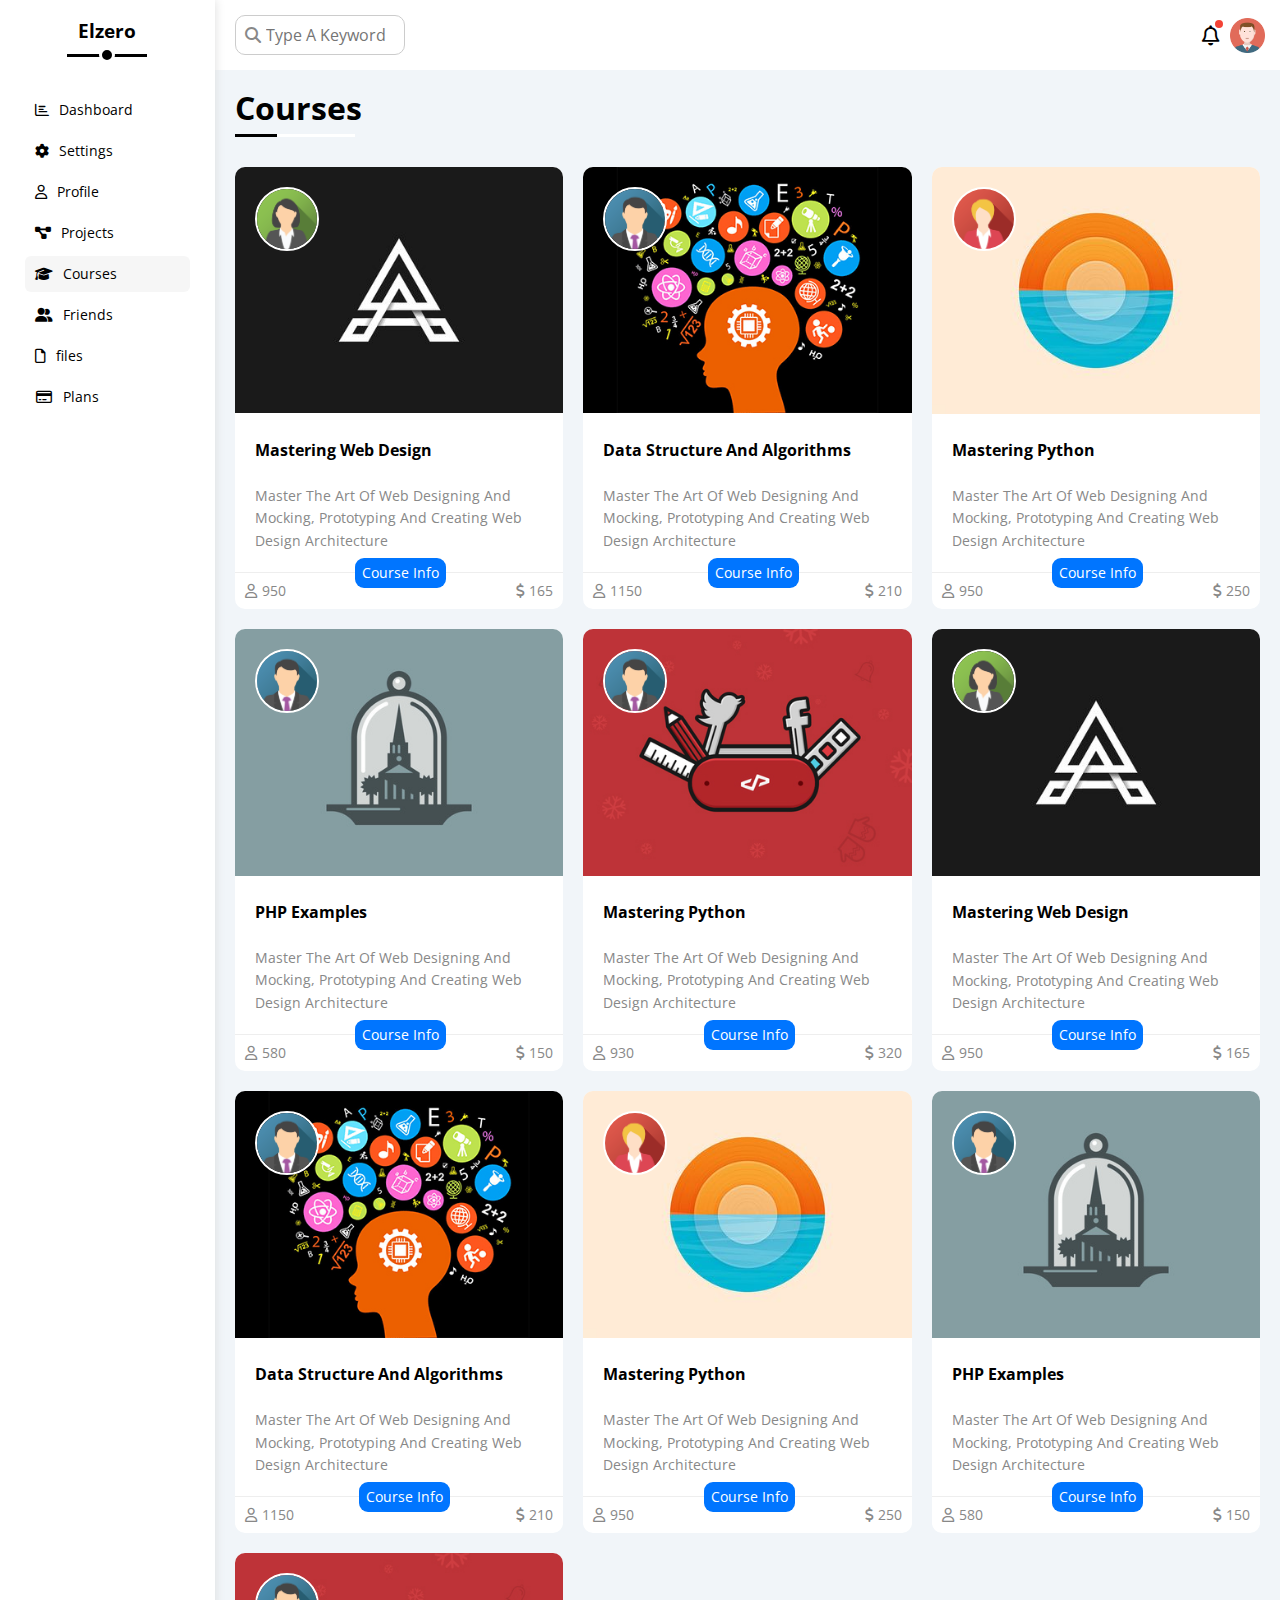
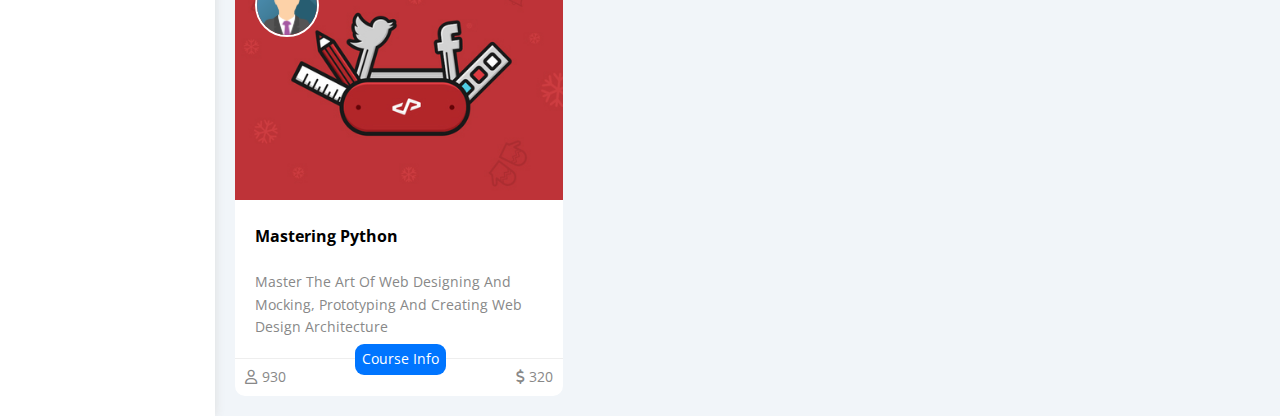
<file: courses.html>
<!DOCTYPE html>
<html lang="en">
<head>
    <meta charset="UTF-8">
    <meta name="viewport" content="width=device-width, initial-scale=1.0">
    <link rel="stylesheet" href="css/framework.css">
    <link rel="stylesheet" href="css/all.min.css">
    <link rel="stylesheet" href="css/normalize.css">
    <link rel="stylesheet" href="css/master.css">
    <link rel="preconnect" href="https://fonts.googleapis.com">
<link rel="preconnect" href="https://fonts.gstatic.com" crossorigin>
<link href="https://fonts.googleapis.com/css2?family=Cairo:wght@300;400;700&family=Open+Sans:ital,wght@0,400;1,700&family=Ruwudu&family=Work+Sans:wght@200;300;400;500;600;700;800;900&display=swap" rel="stylesheet">
    <title>Dashboard</title>
</head>
<body>
    <!DOCTYPE html>
    <html lang="en">
    <head>
        <meta charset="UTF-8">
        <meta name="viewport" content="width=device-width, initial-scale=1.0">
        <link rel="stylesheet" href="css/framework.css">
        <link rel="stylesheet" href="css/all.min.css">
        <link rel="stylesheet" href="css/normalize.css">
        <link rel="stylesheet" href="css/master.css">
        <link rel="preconnect" href="https://fonts.googleapis.com">
    <link rel="preconnect" href="https://fonts.gstatic.com" crossorigin>
    <link href="https://fonts.googleapis.com/css2?family=Cairo:wght@300;400;700&family=Open+Sans:ital,wght@0,400;1,700&family=Ruwudu&family=Work+Sans:wght@200;300;400;500;600;700;800;900&display=swap" rel="stylesheet">
        <title>Courses</title>
    </head>
    <body>
        <div class="page d-flex">
    <!-- Start sidebar -->
            <div class="sidebar bg-white p-20 p-relative">
                <h3 class="p-relative txt-c mt-0">Elzero</h3>
                <ul >
                    <li>
                       <a class=" d-flex align-center fs-14 c-black rad-6 p-10 m-5" href="index.html">
                          <i class="fa-regular fa-chart-bar"></i>
                          <span class="fs-14 ml-10 hide-mobile">Dashboard</span></a>
                    </li>
    
                    <li>
                        <a class=" d-flex align-center fs-14 c-black rad-6 p-10 m-5" href="settings.html">
                            <i class="fa-solid fa-gear"></i>
                           <span  class="fs-14 ml-10 hide-mobile">Settings</span></a>
                     </li>
    
                     <li>
                        <a class=" d-flex align-center fs-14 c-black rad-6 p-10 m-5" href="profile.html">
                            <i class="fa-regular fa-user"></i>
                           <span  class="fs-14 ml-10 hide-mobile">Profile</span></a>
                     </li>
    
                     <li>
                        <a class=" d-flex align-center fs-14 c-black rad-6 p-10 m-5" href="projects.html">
                            <i class="fa-solid fa-diagram-project"></i>
                           <span  class="fs-14 ml-10 hide-mobile">Projects</span></a>
                     </li>
    
                     <li>
                        <a class="active d-flex align-center fs-14 c-black rad-6 p-10 m-5" href="courses.html">
                            <i class="fa-solid fa-graduation-cap"></i>
                           <span  class="fs-14 ml-10 hide-mobile">Courses</span></a>
                     </li>
    
                     <li>
                        <a class=" d-flex align-center fs-14 c-black rad-6 p-10 m-5 " href="friends.html">
                            <i class="fa-solid fa-user-group"></i>
                           <span  class="fs-14 ml-10 hide-mobile">Friends</span></a>
                     </li>
    
                     <li>
                        <a class=" d-flex align-center fs-14 c-black rad-6 p-10 m-5" href="files.html">
                            <i class="fa-regular fa-file"></i>
                           <span  class="fs-14 ml-10 hide-mobile">files</span></a>
                     </li>
    
                     <li>
                        <a class=" d-flex align-center fs-14 c-black rad-6 p-10 m-5" href="plans.html">
                            <i class="fa-regular fa-credit-card fa-fw"></i>
                           <span  class="fs-14 ml-10 hide-mobile">Plans</span></a>
                     </li>
    
                </ul>
            </div>
            <div class="content w-full">
    <!-- End sidebar --> 
    
    <!-- Start Head -->
                <div class="head bg-white p-15 between-flex w-full">
                    <div class="search p-relative">
                        <input class="p-10 rad-10 border-ccc ml-5" type="text" placeholder="Type A Keyword">
                    </div>
                    <div class="icons d-flex align-center">
                        <span class="notification p-relative"><i class="fa-regular fa-bell fa-lg"></i></span>
                        <img src="imgs/avatar.png" alt="">
                    </div>
                </div>
    <!-- End Head -->





    <!-- Start Settings Box -->
                <h1 class="p-relative">Courses</h1>

                <div class="courses grid-250 gap-20 m-20  ">


                    <div class="course-box bg-white rad-10">
                        <div class="course-cover p-relative">
                            <img class="cover" src="imgs/course-01.jpg" alt="">
                            <img class="avatar" src="imgs/team-02.png" alt="">
                        </div>
                        <div class="content ">
                            <h4 class="ml-20">Mastering Web Design</h4>
                            <p class="ml-20 c-grey fs-14 mb-20">Master The Art Of Web Designing And Mocking, Prototyping And Creating Web Design Architecture</p>
                        </div>
                        <div class="info between-flex m-10 fs-14 c-grey">
                            <span><i class="fa-regular fa-user"></i>950 </span>
                            <span class="course-inf">Course Info</span>
                            <span class="c-grey"><i class="fa-solid fa-dollar-sign"></i>165</span>
                        </div>
                    </div>


                    <div class="course-box bg-white rad-10">
                        <div class="course-cover p-relative">
                            <img class="cover" src="imgs/course-02.jpg" alt="">
                            <img class="avatar" src="imgs/team-01.png" alt="">
                        </div>
                        <div class="content ">
                            <h4 class="ml-20">Data Structure And Algorithms</h4>
                            <p class="ml-20 c-grey fs-14 mb-20">Master The Art Of Web Designing And Mocking, Prototyping And Creating Web Design Architecture</p>
                        </div>
                        <div class="info between-flex m-10 fs-14 c-grey">
                            <span><i class="fa-regular fa-user"></i>1150</span>
                            <span class="course-inf">Course Info</span>
                            <span class="c-grey"><i class="fa-solid fa-dollar-sign"></i>210</span>
                        </div>
                    </div>

                    <div class="course-box bg-white rad-10">
                        <div class="course-cover p-relative">
                            <img class="cover" src="imgs/course-03.jpg" alt="">
                            <img class="avatar" src="imgs/team-05.png" alt="">
                        </div>
                        <div class="content ">
                            <h4 class="ml-20">Mastering Python</h4>
                            <p class="ml-20 c-grey fs-14 mb-20">Master The Art Of Web Designing And Mocking, Prototyping And Creating Web Design Architecture</p>
                        </div>
                        <div class="info between-flex m-10 fs-14 c-grey">
                            <span><i class="fa-regular fa-user"></i>950</span>
                            <span class="course-inf">Course Info</span>
                            <span class="c-grey"><i class="fa-solid fa-dollar-sign"></i>250</span>
                        </div>
                    </div>


                    <div class="course-box bg-white rad-10">
                        <div class="course-cover p-relative">
                            <img class="cover" src="imgs/course-04.jpg" alt="">
                            <img class="avatar" src="imgs/team-01.png" alt="">
                        </div>
                        <div class="content ">
                            <h4 class="ml-20">PHP Examples</h4>
                            <p class="ml-20 c-grey fs-14 mb-20">Master The Art Of Web Designing And Mocking, Prototyping And Creating Web Design Architecture</p>
                        </div>
                        <div class="info between-flex m-10 fs-14 c-grey">
                            <span><i class="fa-regular fa-user"></i>580</span>
                            <span class="course-inf">Course Info</span>
                            <span class="c-grey"><i class="fa-solid fa-dollar-sign"></i>150</span>
                        </div>
                    </div>


                    <div class="course-box bg-white rad-10">
                        <div class="course-cover p-relative">
                            <img class="cover" src="imgs/course-05.jpg" alt="">
                            <img class="avatar" src="imgs/team-01.png" alt="">
                        </div>
                        <div class="content ">
                            <h4 class="ml-20">Mastering Python</h4>
                            <p class="ml-20 c-grey fs-14 mb-20">Master The Art Of Web Designing And Mocking, Prototyping And Creating Web Design Architecture</p>
                        </div>
                        <div class="info between-flex m-10 fs-14 c-grey">
                            <span><i class="fa-regular fa-user"></i>930</span>
                            <span class="course-inf">Course Info</span>
                            <span class="c-grey"><i class="fa-solid fa-dollar-sign"></i>320</span>
                        </div>
                    </div>


                    <div class="course-box bg-white rad-10">
                        <div class="course-cover p-relative">
                            <img class="cover" src="imgs/course-01.jpg" alt="">
                            <img class="avatar" src="imgs/team-02.png" alt="">
                        </div>
                        <div class="content ">
                            <h4 class="ml-20">Mastering Web Design</h4>
                            <p class="ml-20 c-grey fs-14 mb-20">Master The Art Of Web Designing And Mocking, Prototyping And Creating Web Design Architecture</p>
                        </div>
                        <div class="info between-flex m-10 fs-14 c-grey">
                            <span><i class="fa-regular fa-user"></i>950 </span>
                            <span class="course-inf">Course Info</span>
                            <span class="c-grey"><i class="fa-solid fa-dollar-sign"></i>165</span>
                        </div>
                    </div>


                    <div class="course-box bg-white rad-10">
                        <div class="course-cover p-relative">
                            <img class="cover" src="imgs/course-02.jpg" alt="">
                            <img class="avatar" src="imgs/team-01.png" alt="">
                        </div>
                        <div class="content ">
                            <h4 class="ml-20">Data Structure And Algorithms</h4>
                            <p class="ml-20 c-grey fs-14 mb-20">Master The Art Of Web Designing And Mocking, Prototyping And Creating Web Design Architecture</p>
                        </div>
                        <div class="info between-flex m-10 fs-14 c-grey">
                            <span><i class="fa-regular fa-user"></i>1150</span>
                            <span class="course-inf">Course Info</span>
                            <span class="c-grey"><i class="fa-solid fa-dollar-sign"></i>210</span>
                        </div>
                    </div>

                    <div class="course-box bg-white rad-10">
                        <div class="course-cover p-relative">
                            <img class="cover" src="imgs/course-03.jpg" alt="">
                            <img class="avatar" src="imgs/team-05.png" alt="">
                        </div>
                        <div class="content ">
                            <h4 class="ml-20">Mastering Python</h4>
                            <p class="ml-20 c-grey fs-14 mb-20">Master The Art Of Web Designing And Mocking, Prototyping And Creating Web Design Architecture</p>
                        </div>
                        <div class="info between-flex m-10 fs-14 c-grey">
                            <span><i class="fa-regular fa-user"></i>950</span>
                            <span class="course-inf">Course Info</span>
                            <span class="c-grey"><i class="fa-solid fa-dollar-sign"></i>250</span>
                        </div>
                    </div>


                    <div class="course-box bg-white rad-10">
                        <div class="course-cover p-relative">
                            <img class="cover" src="imgs/course-04.jpg" alt="">
                            <img class="avatar" src="imgs/team-01.png" alt="">
                        </div>
                        <div class="content ">
                            <h4 class="ml-20">PHP Examples</h4>
                            <p class="ml-20 c-grey fs-14 mb-20">Master The Art Of Web Designing And Mocking, Prototyping And Creating Web Design Architecture</p>
                        </div>
                        <div class="info between-flex m-10 fs-14 c-grey">
                            <span><i class="fa-regular fa-user"></i>580</span>
                            <span class="course-inf">Course Info</span>
                            <span class="c-grey"><i class="fa-solid fa-dollar-sign"></i>150</span>
                        </div>
                    </div>


                    <div class="course-box bg-white rad-10">
                        <div class="course-cover p-relative">
                            <img class="cover" src="imgs/course-05.jpg" alt="">
                            <img class="avatar" src="imgs/team-01.png" alt="">
                        </div>
                        <div class="content ">
                            <h4 class="ml-20">Mastering Python</h4>
                            <p class="ml-20 c-grey fs-14 mb-20">Master The Art Of Web Designing And Mocking, Prototyping And Creating Web Design Architecture</p>
                        </div>
                        <div class="info between-flex m-10 fs-14 c-grey">
                            <span><i class="fa-regular fa-user"></i>930</span>
                            <span class="course-inf">Course Info</span>
                            <span class="c-grey"><i class="fa-solid fa-dollar-sign"></i>320</span>
                        </div>
                    </div>


                </div>   
            </div>
        </div>
    </body>
    </html>
</body>
</html>


<!-- <label>
    <input class="toggle-checkbox" type="checkbox">
    <div class="toggle-switch"></div>
</label> -->
</file>
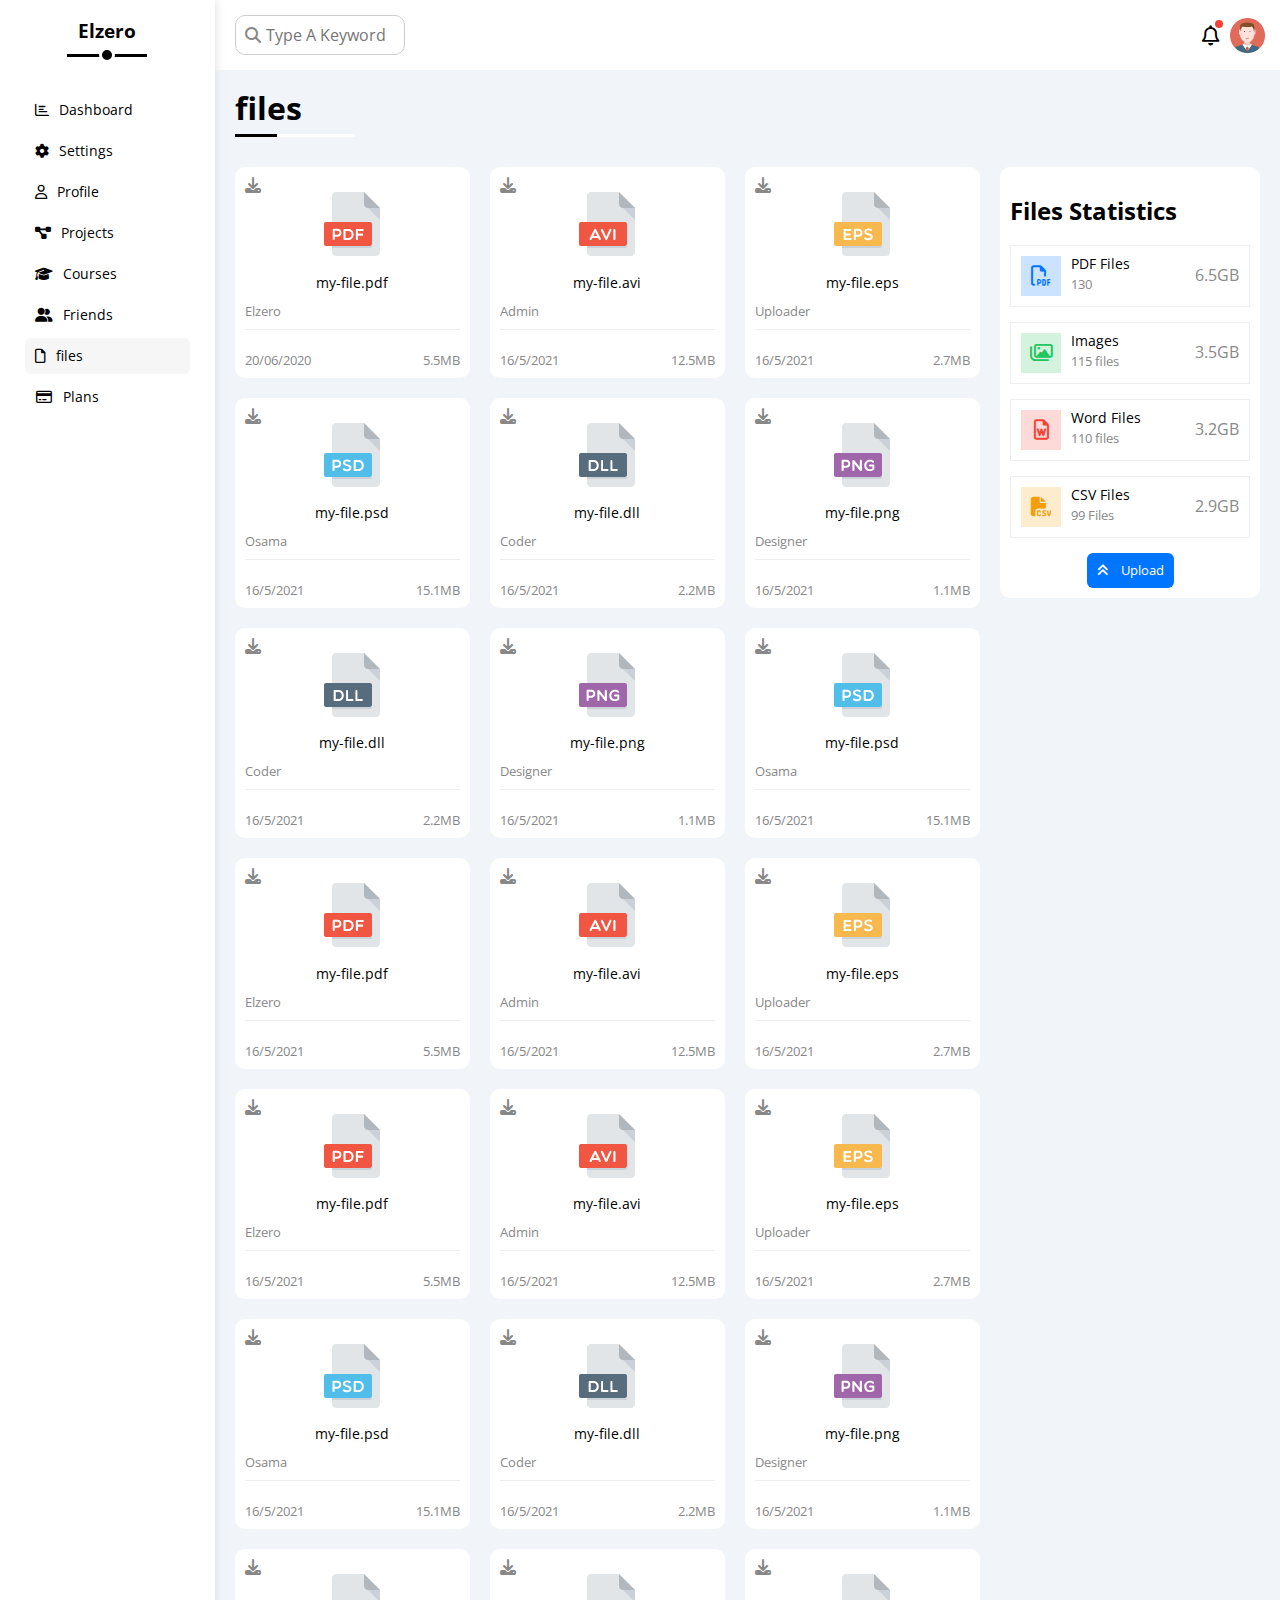
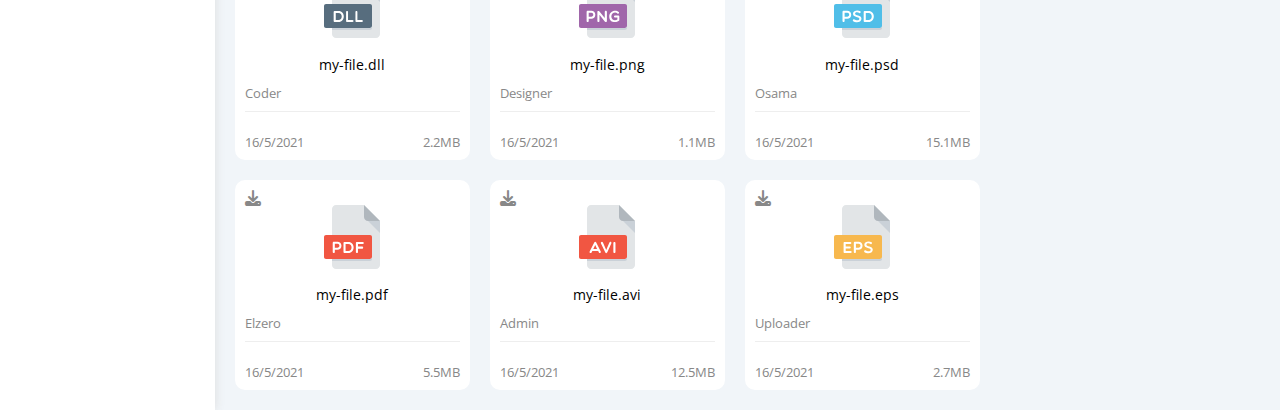
<file: files.html>
<!DOCTYPE html>
<html lang="en">
<head>
    <meta charset="UTF-8">
    <meta name="viewport" content="width=device-width, initial-scale=1.0">
    <link rel="stylesheet" href="css/framework.css">
    <link rel="stylesheet" href="css/all.min.css">
    <link rel="stylesheet" href="css/normalize.css">
    <link rel="stylesheet" href="css/master.css">
    <link rel="preconnect" href="https://fonts.googleapis.com">
<link rel="preconnect" href="https://fonts.gstatic.com" crossorigin>
<link href="https://fonts.googleapis.com/css2?family=Cairo:wght@300;400;700&family=Open+Sans:ital,wght@0,400;1,700&family=Ruwudu&family=Work+Sans:wght@200;300;400;500;600;700;800;900&display=swap" rel="stylesheet">
    <title>Dashboard</title>
</head>
<body>
    <!DOCTYPE html>
    <html lang="en">
    <head>
        <meta charset="UTF-8">
        <meta name="viewport" content="width=device-width, initial-scale=1.0">
        <link rel="stylesheet" href="css/framework.css">
        <link rel="stylesheet" href="css/all.min.css">
        <link rel="stylesheet" href="css/normalize.css">
        <link rel="stylesheet" href="css/master.css">
        <link rel="preconnect" href="https://fonts.googleapis.com">
    <link rel="preconnect" href="https://fonts.gstatic.com" crossorigin>
    <link href="https://fonts.googleapis.com/css2?family=Cairo:wght@300;400;700&family=Open+Sans:ital,wght@0,400;1,700&family=Ruwudu&family=Work+Sans:wght@200;300;400;500;600;700;800;900&display=swap" rel="stylesheet">
        <title>files</title>
    </head>
    <body>
        <div class="page d-flex">
    <!-- Start sidebar -->
            <div class="sidebar bg-white p-20 p-relative">
                <h3 class="p-relative txt-c mt-0">Elzero</h3>
                <ul >
                    <li>
                       <a class=" d-flex align-center fs-14 c-black rad-6 p-10 m-5" href="index.html">
                          <i class="fa-regular fa-chart-bar"></i>
                          <span class="fs-14 ml-10 hide-mobile">Dashboard</span></a>
                    </li>
    
                    <li>
                        <a class=" d-flex align-center fs-14 c-black rad-6 p-10 m-5" href="settings.html">
                            <i class="fa-solid fa-gear"></i>
                           <span  class="fs-14 ml-10 hide-mobile">Settings</span></a>
                     </li>
    
                     <li>
                        <a class="d-flex align-center fs-14 c-black rad-6 p-10 m-5" href="profile.html">
                            <i class="fa-regular fa-user"></i>
                           <span  class="fs-14 ml-10 hide-mobile">Profile</span></a>
                     </li>
    
                     <li>
                        <a class=" d-flex align-center fs-14 c-black rad-6 p-10 m-5" href="projects.html">
                            <i class="fa-solid fa-diagram-project"></i>
                           <span  class="fs-14 ml-10 hide-mobile">Projects</span></a>
                     </li>
    
                     <li>
                        <a class=" d-flex align-center fs-14 c-black rad-6 p-10 m-5" href="courses.html">
                            <i class="fa-solid fa-graduation-cap"></i>
                           <span  class="fs-14 ml-10 hide-mobile">Courses</span></a>
                     </li>
    
                     <li>
                        <a class=" d-flex align-center fs-14 c-black rad-6 p-10 m-5 " href="friends.html">
                            <i class="fa-solid fa-user-group"></i>
                           <span  class="fs-14 ml-10 hide-mobile">Friends</span></a>
                     </li>
    
                     <li>
                        <a class="active d-flex align-center fs-14 c-black rad-6 p-10 m-5" href="files.html">
                            <i class="fa-regular fa-file"></i>
                           <span  class="fs-14 ml-10 hide-mobile">files</span></a>
                     </li>
    
                     <li>
                        <a class=" d-flex align-center fs-14 c-black rad-6 p-10 m-5" href="plans.html">
                            <i class="fa-regular fa-credit-card fa-fw"></i>
                           <span  class="fs-14 ml-10 hide-mobile">Plans</span></a>
                     </li>
    
                </ul>
            </div>
            <div class="content w-full">
    <!-- End sidebar --> 
    
    <!-- Start Head -->
                <div class="head bg-white p-15 between-flex w-full">
                    <div class="search p-relative">
                        <input class="p-10 rad-10 border-ccc ml-5" type="text" placeholder="Type A Keyword">
                    </div>
                    <div class="icons d-flex align-center">
                        <span class="notification p-relative"><i class="fa-regular fa-bell fa-lg"></i></span>
                        <img src="imgs/avatar.png" alt="">
                    </div>
                </div>
    <!-- End Head -->





    <!-- Start Settings Box -->
                <h1 class="p-relative">files</h1>

                <div class="files d-flex m-20 gap-20  rad-10 ">



                    <div class="Files-Statistics rad-10 bg-white"> 
                        <h2>Files Statistics</h2>

                        <div class="box pdf-files  border-eee mb-15 p-10 d-flex">
                            <i class="fa-regular fa-file-pdf fa-lg blue mr-10  c-blue icon"></i>
                            <div>
                                <span class="d-block pb-5 fs-14"> PDF Files </span>
                                <span class="d-block c-grey fs-13">130</span>
                            </div>
                            <span class="size mtb-auto c-grey">6.5GB</span>
                        </div>


                        <div class="box pdf-files border-eee mb-15 p-10 d-flex">
                            <i class="fa-regular fa-images fa-lg green mr-10  c-green icon"></i>
                            <div>
                                <span class="d-block pb-5 fs-14"> Images</span>
                                <span class="d-block c-grey fs-13">115 files</span>
                            </div>
                            <span class="size mtb-auto c-grey">3.5GB</span>
                        </div>



                        <div class="box pdf-files border-eee mb-15 p-10 d-flex">
                        <i class="fa-regular fa-file-word fa-lg red mr-10 center-flex c-red icon"></i>
                            <div>
                                <span class="d-block pb-5 fs-14"> Word Files</span>
                                <span class="d-block c-grey fs-13">110 files</span>
                            </div>
                            <span class="size mtb-auto c-grey">3.2GB</span>
                        </div>


                        <div class="box pdf-files border-eee mb-15 p-10 d-flex">
                            <i class="fa-solid fa-file-csv fa-lg orange center-flex mr-10 c-orange icon"></i>
                                <div>
                                    <span class="d-block pb-5 fs-14">  CSV Files </span>
                                    <span class="d-block c-grey fs-13">99 Files</span>
                                </div>
                                <span class="size mtb-auto c-grey">2.9GB</span>
                        </div>

                        <a class="upload p-10 mlr-auto bg-blue c-white fs-13 rad-6 d-block w-fit" href="#">
                            <i  class=" icon-up fa-solid fa-angles-up mr-10"></i>
                            Upload
                          </a>


                    </div>

                    <div class="files-content d-grid gap-20">
                        <div class="file bg-white p-10 rad-10">
                          <i class="fa-solid fa-download c-grey p-absolute"></i>
                          <div class="icon txt-c">
                            <img class="mt-15 mb-15" src="imgs/pdf.svg" alt="">
                          </div>
                          <div class="txt-c mb-10 fs-14">my-file.pdf</div>
                          <p class="c-grey fs-13">Elzero</p>
                          <div class="info between-flex mt-10 pt-10 fs-13 c-grey">
                            <span>20/06/2020</span>
                            <span>5.5MB</span>
                          </div>
                        </div>
                        <div class="file bg-white p-10 rad-10">
                          <i class="fa-solid fa-download c-grey p-absolute"></i>
                          <div class="icon txt-c">
                            <img class="mt-15 mb-15" src="imgs/avi.svg" alt="">
                          </div>
                          <div class="txt-c mb-10 fs-14">my-file.avi</div>
                          <p class="c-grey fs-13">Admin</p>
                          <div class="info between-flex mt-10 pt-10 fs-13 c-grey">
                            <span>16/5/2021</span>
                            <span>12.5MB</span>
                          </div>
                        </div>
                        <div class="file bg-white p-10 rad-10">
                          <i class="fa-solid fa-download c-grey p-absolute"></i>
                          <div class="icon txt-c">
                            <img class="mt-15 mb-15" src="imgs/eps.svg" alt="">
                          </div>
                          <div class="txt-c mb-10 fs-14">my-file.eps</div>
                          <p class="c-grey fs-13">Uploader</p>
                          <div class="info between-flex mt-10 pt-10 fs-13 c-grey">
                            <span>16/5/2021</span>
                            <span>2.7MB</span>
                          </div>
                        </div>
                        <div class="file bg-white p-10 rad-10">
                          <i class="fa-solid fa-download c-grey p-absolute"></i>
                          <div class="icon txt-c">
                            <img class="mt-15 mb-15" src="imgs/psd.svg" alt="">
                          </div>
                          <div class="txt-c mb-10 fs-14">my-file.psd</div>
                          <p class="c-grey fs-13">Osama</p>
                          <div class="info between-flex mt-10 pt-10 fs-13 c-grey">
                            <span>16/5/2021</span>
                            <span>15.1MB</span>
                          </div>
                        </div>
                        <div class="file bg-white p-10 rad-10">
                          <i class="fa-solid fa-download c-grey p-absolute"></i>
                          <div class="icon txt-c">
                            <img class="mt-15 mb-15" src="imgs/dll.svg" alt="">
                          </div>
                          <div class="txt-c mb-10 fs-14">my-file.dll</div>
                          <p class="c-grey fs-13">Coder</p>
                          <div class="info between-flex mt-10 pt-10 fs-13 c-grey">
                            <span>16/5/2021</span>
                            <span>2.2MB</span>
                          </div>
                        </div>
                        <div class="file bg-white p-10 rad-10">
                          <i class="fa-solid fa-download c-grey p-absolute"></i>
                          <div class="icon txt-c">
                            <img class="mt-15 mb-15" src="imgs/png.svg" alt="">
                          </div>
                          <div class="txt-c mb-10 fs-14">my-file.png</div>
                          <p class="c-grey fs-13">Designer</p>
                          <div class="info between-flex mt-10 pt-10 fs-13 c-grey">
                            <span>16/5/2021</span>
                            <span>1.1MB</span>
                          </div>
                        </div>
                        <div class="file bg-white p-10 rad-10">
                          <i class="fa-solid fa-download c-grey p-absolute"></i>
                          <div class="icon txt-c">
                            <img class="mt-15 mb-15" src="imgs/dll.svg" alt="">
                          </div>
                          <div class="txt-c mb-10 fs-14">my-file.dll</div>
                          <p class="c-grey fs-13">Coder</p>
                          <div class="info between-flex mt-10 pt-10 fs-13 c-grey">
                            <span>16/5/2021</span>
                            <span>2.2MB</span>
                          </div>
                        </div>
                        <div class="file bg-white p-10 rad-10">
                          <i class="fa-solid fa-download c-grey p-absolute"></i>
                          <div class="icon txt-c">
                            <img class="mt-15 mb-15" src="imgs/png.svg" alt="">
                          </div>
                          <div class="txt-c mb-10 fs-14">my-file.png</div>
                          <p class="c-grey fs-13">Designer</p>
                          <div class="info between-flex mt-10 pt-10 fs-13 c-grey">
                            <span>16/5/2021</span>
                            <span>1.1MB</span>
                          </div>
                        </div>
                        <div class="file bg-white p-10 rad-10">
                          <i class="fa-solid fa-download c-grey p-absolute"></i>
                          <div class="icon txt-c">
                            <img class="mt-15 mb-15" src="imgs/psd.svg" alt="">
                          </div>
                          <div class="txt-c mb-10 fs-14">my-file.psd</div>
                          <p class="c-grey fs-13">Osama</p>
                          <div class="info between-flex mt-10 pt-10 fs-13 c-grey">
                            <span>16/5/2021</span>
                            <span>15.1MB</span>
                          </div>
                        </div>
                        <div class="file bg-white p-10 rad-10">
                          <i class="fa-solid fa-download c-grey p-absolute"></i>
                          <div class="icon txt-c">
                            <img class="mt-15 mb-15" src="imgs/pdf.svg" alt="">
                          </div>
                          <div class="txt-c mb-10 fs-14">my-file.pdf</div>
                          <p class="c-grey fs-13">Elzero</p>
                          <div class="info between-flex mt-10 pt-10 fs-13 c-grey">
                            <span>16/5/2021</span>
                            <span>5.5MB</span>
                          </div>
                        </div>
                        <div class="file bg-white p-10 rad-10">
                          <i class="fa-solid fa-download c-grey p-absolute"></i>
                          <div class="icon txt-c">
                            <img class="mt-15 mb-15" src="imgs/avi.svg" alt="">
                          </div>
                          <div class="txt-c mb-10 fs-14">my-file.avi</div>
                          <p class="c-grey fs-13">Admin</p>
                          <div class="info between-flex mt-10 pt-10 fs-13 c-grey">
                            <span>16/5/2021</span>
                            <span>12.5MB</span>
                          </div>
                        </div>
                        <div class="file bg-white p-10 rad-10">
                          <i class="fa-solid fa-download c-grey p-absolute"></i>
                          <div class="icon txt-c">
                            <img class="mt-15 mb-15" src="imgs/eps.svg" alt="">
                          </div>
                          <div class="txt-c mb-10 fs-14">my-file.eps</div>
                          <p class="c-grey fs-13">Uploader</p>
                          <div class="info between-flex mt-10 pt-10 fs-13 c-grey">
                            <span>16/5/2021</span>
                            <span>2.7MB</span>
                          </div>
                        </div>
                        <div class="file bg-white p-10 rad-10">
                          <i class="fa-solid fa-download c-grey p-absolute"></i>
                          <div class="icon txt-c">
                            <img class="mt-15 mb-15" src="imgs/pdf.svg" alt="">
                          </div>
                          <div class="txt-c mb-10 fs-14">my-file.pdf</div>
                          <p class="c-grey fs-13">Elzero</p>
                          <div class="info between-flex mt-10 pt-10 fs-13 c-grey">
                            <span>16/5/2021</span>
                            <span>5.5MB</span>
                          </div>
                        </div>
                        <div class="file bg-white p-10 rad-10">
                          <i class="fa-solid fa-download c-grey p-absolute"></i>
                          <div class="icon txt-c">
                            <img class="mt-15 mb-15" src="imgs/avi.svg" alt="">
                          </div>
                          <div class="txt-c mb-10 fs-14">my-file.avi</div>
                          <p class="c-grey fs-13">Admin</p>
                          <div class="info between-flex mt-10 pt-10 fs-13 c-grey">
                            <span>16/5/2021</span>
                            <span>12.5MB</span>
                          </div>
                        </div>
                        <div class="file bg-white p-10 rad-10">
                          <i class="fa-solid fa-download c-grey p-absolute"></i>
                          <div class="icon txt-c">
                            <img class="mt-15 mb-15" src="imgs/eps.svg" alt="">
                          </div>
                          <div class="txt-c mb-10 fs-14">my-file.eps</div>
                          <p class="c-grey fs-13">Uploader</p>
                          <div class="info between-flex mt-10 pt-10 fs-13 c-grey">
                            <span>16/5/2021</span>
                            <span>2.7MB</span>
                          </div>
                        </div>
                        <div class="file bg-white p-10 rad-10">
                          <i class="fa-solid fa-download c-grey p-absolute"></i>
                          <div class="icon txt-c">
                            <img class="mt-15 mb-15" src="imgs/psd.svg" alt="">
                          </div>
                          <div class="txt-c mb-10 fs-14">my-file.psd</div>
                          <p class="c-grey fs-13">Osama</p>
                          <div class="info between-flex mt-10 pt-10 fs-13 c-grey">
                            <span>16/5/2021</span>
                            <span>15.1MB</span>
                          </div>
                        </div>
                        <div class="file bg-white p-10 rad-10">
                          <i class="fa-solid fa-download c-grey p-absolute"></i>
                          <div class="icon txt-c">
                            <img class="mt-15 mb-15" src="imgs/dll.svg" alt="">
                          </div>
                          <div class="txt-c mb-10 fs-14">my-file.dll</div>
                          <p class="c-grey fs-13">Coder</p>
                          <div class="info between-flex mt-10 pt-10 fs-13 c-grey">
                            <span>16/5/2021</span>
                            <span>2.2MB</span>
                          </div>
                        </div>
                        <div class="file bg-white p-10 rad-10">
                          <i class="fa-solid fa-download c-grey p-absolute"></i>
                          <div class="icon txt-c">
                            <img class="mt-15 mb-15" src="imgs/png.svg" alt="">
                          </div>
                          <div class="txt-c mb-10 fs-14">my-file.png</div>
                          <p class="c-grey fs-13">Designer</p>
                          <div class="info between-flex mt-10 pt-10 fs-13 c-grey">
                            <span>16/5/2021</span>
                            <span>1.1MB</span>
                          </div>
                        </div>
                        <div class="file bg-white p-10 rad-10">
                          <i class="fa-solid fa-download c-grey p-absolute"></i>
                          <div class="icon txt-c">
                            <img class="mt-15 mb-15" src="imgs/dll.svg" alt="">
                          </div>
                          <div class="txt-c mb-10 fs-14">my-file.dll</div>
                          <p class="c-grey fs-13">Coder</p>
                          <div class="info between-flex mt-10 pt-10 fs-13 c-grey">
                            <span>16/5/2021</span>
                            <span>2.2MB</span>
                          </div>
                        </div>
                        <div class="file bg-white p-10 rad-10">
                          <i class="fa-solid fa-download c-grey p-absolute"></i>
                          <div class="icon txt-c">
                            <img class="mt-15 mb-15" src="imgs/png.svg" alt="">
                          </div>
                          <div class="txt-c mb-10 fs-14">my-file.png</div>
                          <p class="c-grey fs-13">Designer</p>
                          <div class="info between-flex mt-10 pt-10 fs-13 c-grey">
                            <span>16/5/2021</span>
                            <span>1.1MB</span>
                          </div>
                        </div>
                        <div class="file bg-white p-10 rad-10">
                          <i class="fa-solid fa-download c-grey p-absolute"></i>
                          <div class="icon txt-c">
                            <img class="mt-15 mb-15" src="imgs/psd.svg" alt="">
                          </div>
                          <div class="txt-c mb-10 fs-14">my-file.psd</div>
                          <p class="c-grey fs-13">Osama</p>
                          <div class="info between-flex mt-10 pt-10 fs-13 c-grey">
                            <span>16/5/2021</span>
                            <span>15.1MB</span>
                          </div>
                        </div>
                        <div class="file bg-white p-10 rad-10">
                          <i class="fa-solid fa-download c-grey p-absolute"></i>
                          <div class="icon txt-c">
                            <img class="mt-15 mb-15" src="imgs/pdf.svg" alt="">
                          </div>
                          <div class="txt-c mb-10 fs-14">my-file.pdf</div>
                          <p class="c-grey fs-13">Elzero</p>
                          <div class="info between-flex mt-10 pt-10 fs-13 c-grey">
                            <span>16/5/2021</span>
                            <span>5.5MB</span>
                          </div>
                        </div>
                        <div class="file bg-white p-10 rad-10">
                          <i class="fa-solid fa-download c-grey p-absolute"></i>
                          <div class="icon txt-c">
                            <img class="mt-15 mb-15" src="imgs/avi.svg" alt="">
                          </div>
                          <div class="txt-c mb-10 fs-14">my-file.avi</div>
                          <p class="c-grey fs-13">Admin</p>
                          <div class="info between-flex mt-10 pt-10 fs-13 c-grey">
                            <span>16/5/2021</span>
                            <span>12.5MB</span>
                          </div>
                        </div>
                        <div class="file bg-white p-10 rad-10">
                          <i class="fa-solid fa-download c-grey p-absolute"></i>
                          <div class="icon txt-c">
                            <img class="mt-15 mb-15" src="imgs/eps.svg" alt="">
                          </div>
                          <div class="txt-c mb-10 fs-14">my-file.eps</div>
                          <p class="c-grey fs-13">Uploader</p>
                          <div class="info between-flex mt-10 pt-10 fs-13 c-grey">
                            <span>16/5/2021</span>
                            <span>2.7MB</span>
                          </div>
                        </div>
                      </div>

                </div>    


                 <!-- End Settings Box -->

            </div>
        </div>
    </body>
    </html>
</body>
</html>


<!-- <label>
    <input class="toggle-checkbox" type="checkbox">
    <div class="toggle-switch"></div>
</label> -->
</file>
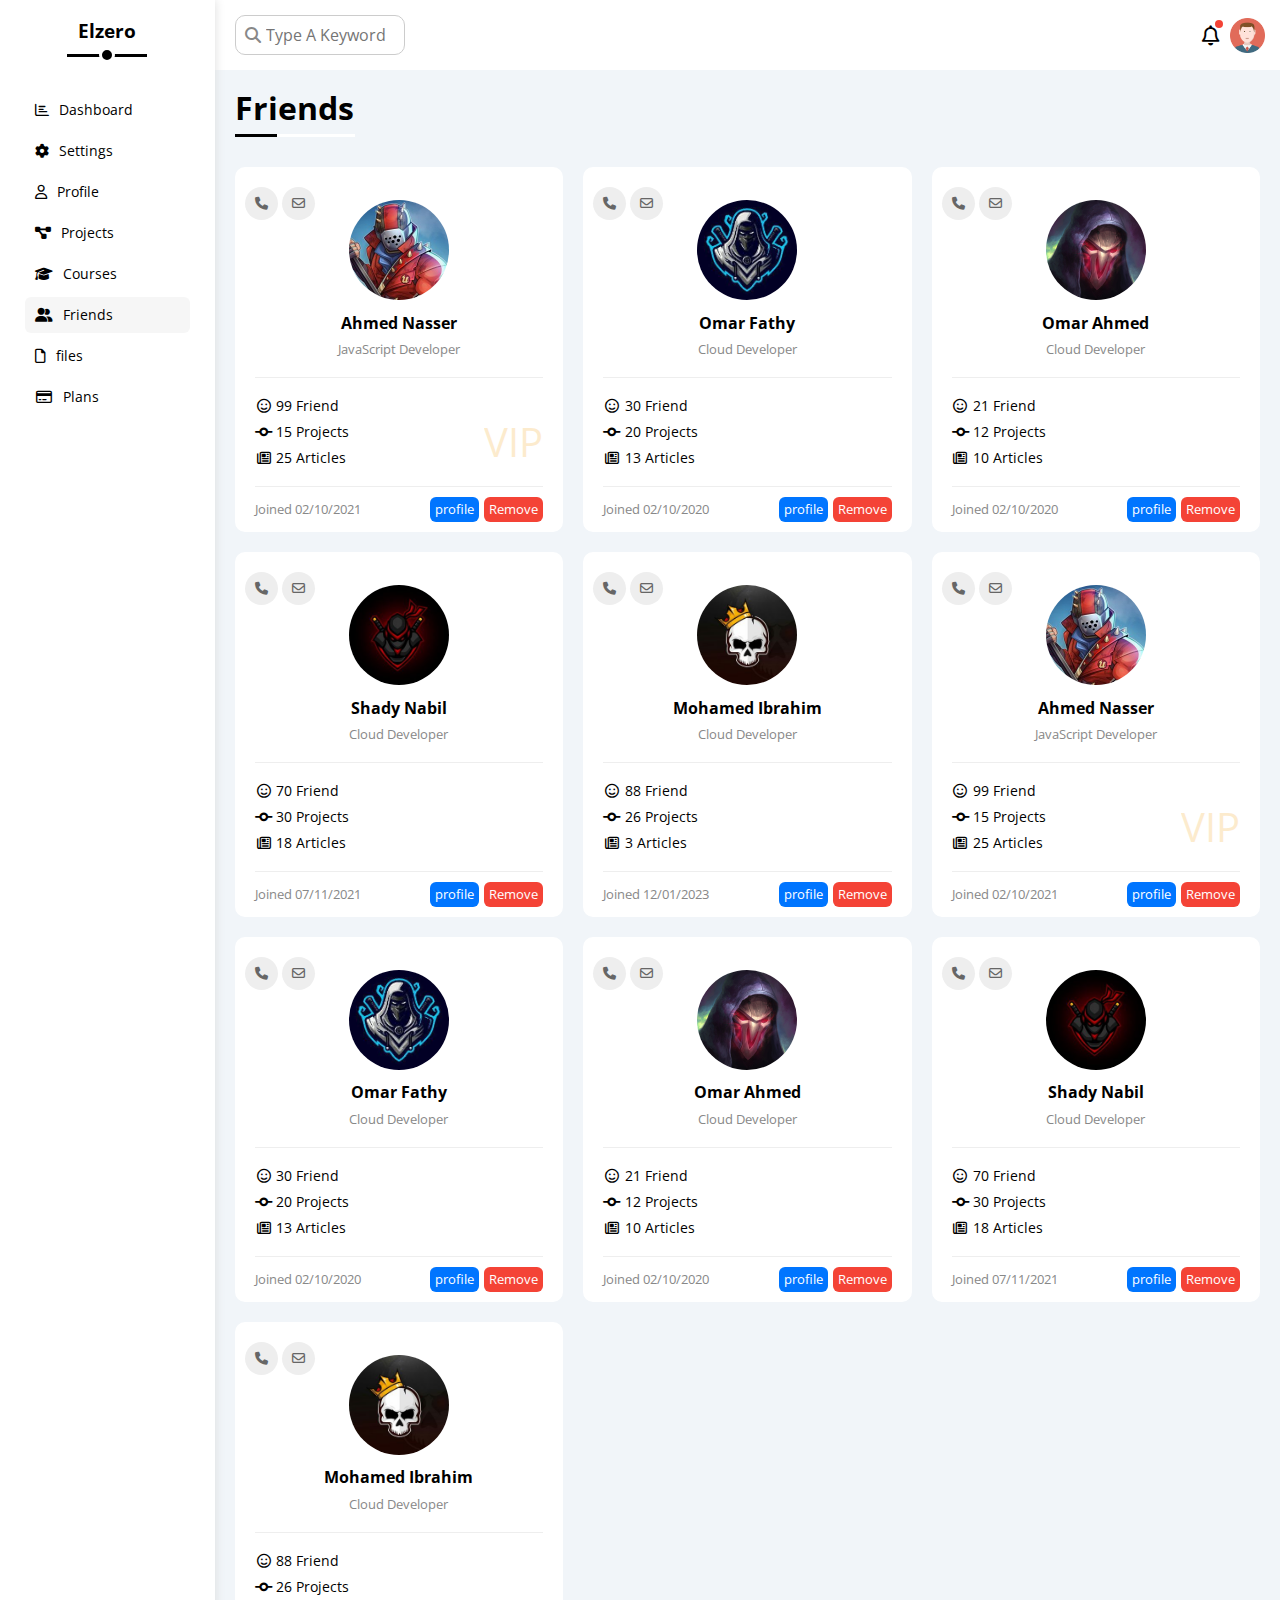
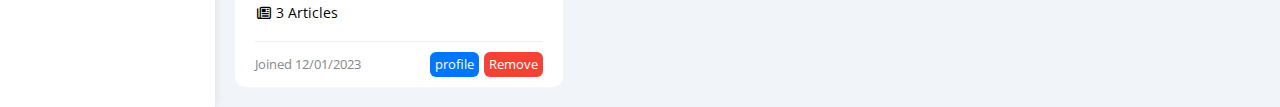
<file: friends.html>
<!DOCTYPE html>
<html lang="en">
<head>
    <meta charset="UTF-8">
    <meta name="viewport" content="width=device-width, initial-scale=1.0">
    <link rel="stylesheet" href="css/framework.css">
    <link rel="stylesheet" href="css/all.min.css">
    <link rel="stylesheet" href="css/normalize.css">
    <link rel="stylesheet" href="css/master.css">
    <link rel="preconnect" href="https://fonts.googleapis.com">
<link rel="preconnect" href="https://fonts.gstatic.com" crossorigin>
<link href="https://fonts.googleapis.com/css2?family=Cairo:wght@300;400;700&family=Open+Sans:ital,wght@0,400;1,700&family=Ruwudu&family=Work+Sans:wght@200;300;400;500;600;700;800;900&display=swap" rel="stylesheet">
    <title>Dashboard</title>
</head>
<body>
    <!DOCTYPE html>
    <html lang="en">
    <head>
        <meta charset="UTF-8">
        <meta name="viewport" content="width=device-width, initial-scale=1.0">
        <link rel="stylesheet" href="css/framework.css">
        <link rel="stylesheet" href="css/all.min.css">
        <link rel="stylesheet" href="css/normalize.css">
        <link rel="stylesheet" href="css/master.css">
        <link rel="preconnect" href="https://fonts.googleapis.com">
    <link rel="preconnect" href="https://fonts.gstatic.com" crossorigin>
    <link href="https://fonts.googleapis.com/css2?family=Cairo:wght@300;400;700&family=Open+Sans:ital,wght@0,400;1,700&family=Ruwudu&family=Work+Sans:wght@200;300;400;500;600;700;800;900&display=swap" rel="stylesheet">
        <title>Friends</title>
    </head>
    <body>
        <div class="page d-flex">
    <!-- Start sidebar -->
            <div class="sidebar bg-white p-20 p-relative">
                <h3 class="p-relative txt-c mt-0">Elzero</h3>
                <ul >
                    <li>
                       <a class=" d-flex align-center fs-14 c-black rad-6 p-10 m-5" href="index.html">
                          <i class="fa-regular fa-chart-bar"></i>
                          <span class="fs-14 ml-10 hide-mobile">Dashboard</span></a>
                    </li>
    
                    <li>
                        <a class=" d-flex align-center fs-14 c-black rad-6 p-10 m-5" href="settings.html">
                            <i class="fa-solid fa-gear"></i>
                           <span  class="fs-14 ml-10 hide-mobile">Settings</span></a>
                     </li>
    
                     <li>
                        <a class=" d-flex align-center fs-14 c-black rad-6 p-10 m-5" href="profile.html">
                            <i class="fa-regular fa-user"></i>
                           <span  class="fs-14 ml-10 hide-mobile">Profile</span></a>
                     </li>
    
                     <li>
                        <a class=" d-flex align-center fs-14 c-black rad-6 p-10 m-5" href="projects.html">
                            <i class="fa-solid fa-diagram-project"></i>
                           <span  class="fs-14 ml-10 hide-mobile">Projects</span></a>
                     </li>
    
                     <li>
                        <a class=" d-flex align-center fs-14 c-black rad-6 p-10 m-5" href="courses.html">
                            <i class="fa-solid fa-graduation-cap"></i>
                           <span  class="fs-14 ml-10 hide-mobile">Courses</span></a>
                     </li>
    
                     <li>
                        <a class="active d-flex align-center fs-14 c-black rad-6 p-10 m-5 " href="friends.html">
                            <i class="fa-solid fa-user-group"></i>
                           <span  class="fs-14 ml-10 hide-mobile">Friends</span></a>
                     </li>
    
                     <li>
                        <a class=" d-flex align-center fs-14 c-black rad-6 p-10 m-5" href="files.html">
                            <i class="fa-regular fa-file"></i>
                           <span  class="fs-14 ml-10 hide-mobile">files</span></a>
                     </li>
    
                     <li>
                        <a class=" d-flex align-center fs-14 c-black rad-6 p-10 m-5" href="plans.html">
                            <i class="fa-regular fa-credit-card fa-fw"></i>
                           <span  class="fs-14 ml-10 hide-mobile">Plans</span></a>
                     </li>
    
                </ul>
            </div>
            <div class="content w-full">
    <!-- End sidebar --> 
    
    <!-- Start Head -->
                <div class="head bg-white p-15 between-flex w-full">
                    <div class="search p-relative">
                        <input class="p-10 rad-10 border-ccc ml-5" type="text" placeholder="Type A Keyword">
                    </div>
                    <div class="icons d-flex align-center">
                        <span class="notification p-relative"><i class="fa-regular fa-bell fa-lg"></i></span>
                        <img src="imgs/avatar.png" alt="">
                    </div>
                </div>
    <!-- End Head -->





    <!-- Start Settings Box -->
                <h1 class="p-relative">Friends</h1>

                <div class="friends grid-300 gap-20 m-20  ">


                    <div class="friend-box bg-white rad-10">
                        <div class="avtar m-20">
                            <div class="contect">
                                <i class="fa-solid fa-phone"></i>
                                <i class="fa-regular fa-envelope"></i>
                            </div>
                            <div class="avtar-info">
                                <img class="mb-10" src="imgs/friend-01.jpg" alt="">
                                <h4 class="m-0 mb-10">Ahmed Nasser</h4>
                                <p class="c-grey m-0 mb-10 fs-13">JavaScript Developer</p>
                            </div>
                        </div>

                        <div class="info ml-20 mt-20 mr-20">
                            <div class=" mb-10 fs-14">
                                <i class="fa-regular fa-face-smile fa-fw"></i>
                                <span> 99 Friend </span>
                            </div>
                            
                            <div class=" mb-10 fs-14">
                                <i class="fa-solid fa-code-commit fa-fw"></i>
                                <span> 15 Projects </span>
                            </div>

                            <div class=" mb-20 fs-14">
                                <i class="fa-regular fa-newspaper fa-fw"></i>
                                <span>  25 Articles </span>
                            </div>

                            <span class="vip c-orange">  VIP</span>

                        </div>
                        <div class="mange between-flex pt-10 pb-10 ml-20 mr-20">
                            <span class="mtb-auto c-grey fs-13">Joined 02/10/2021</span>
                            <div class="d-flex ">
                                <a class="bg-blue fs-13 mr-5 rad-6 p-5 c-white"  href="#">profile</a>
                                <a  class="bg-red fs-13 rad-6 p-5 c-white" href="#">Remove</a>
                            </div>
                        </div>
                    </div>





                    <div class="friend-box bg-white rad-10">
                        <div class="avtar m-20">
                            <div class="contect">
                                <i class="fa-solid fa-phone"></i>
                                <i class="fa-regular fa-envelope"></i>
                            </div>
                            <div class="avtar-info">
                                <img class="mb-10" src="imgs/friend-02.jpg" alt="">
                                <h4 class="m-0 mb-10">Omar Fathy</h4>
                                <p class="c-grey m-0 mb-10 fs-13">Cloud Developer</p>
                            </div>
                        </div>

                        <div class="info ml-20 mt-20 mr-20">
                            <div class=" mb-10 fs-14">
                                <i class="fa-regular fa-face-smile fa-fw"></i>
                                <span> 30 Friend </span>
                            </div>
                            
                            <div class=" mb-10 fs-14">
                                <i class="fa-solid fa-code-commit fa-fw"></i>
                                <span> 20 Projects </span>
                            </div>

                            <div class=" mb-20 fs-14">
                                <i class="fa-regular fa-newspaper fa-fw"></i>
                                <span>  13 Articles </span>
                            </div>
                            <span class="vip c-orange d-none">  VIP</span>

                        </div>
                        <div class="mange between-flex pt-10 pb-10 ml-20 mr-20">
                            <span class="mtb-auto c-grey fs-13">Joined 02/10/2020</span>
                            <div class="d-flex ">
                                <a class="bg-blue fs-13 mr-5 rad-6 p-5 c-white"  href="#">profile</a>
                                <a  class="bg-red fs-13 rad-6 p-5 c-white" href="#">Remove</a>
                            </div>
                        </div>
                    </div>






         

                    <div class="friend-box bg-white rad-10">
                        <div class="avtar m-20">
                            <div class="contect">
                                <i class="fa-solid fa-phone"></i>
                                <i class="fa-regular fa-envelope"></i>
                            </div>
                            <div class="avtar-info">
                                <img class="mb-10" src="imgs/friend-03.jpg" alt="">
                                <h4 class="m-0 mb-10">Omar Ahmed</h4>
                                <p class="c-grey m-0 mb-10 fs-13">Cloud Developer</p>
                            </div>
                        </div>

                        <div class="info ml-20 mt-20 mr-20">
                            <div class=" mb-10 fs-14">
                                <i class="fa-regular fa-face-smile fa-fw"></i>
                                <span> 21 Friend </span>
                            </div>
                            
                            <div class=" mb-10 fs-14">
                                <i class="fa-solid fa-code-commit fa-fw"></i>
                                <span> 12 Projects </span>
                            </div>

                            <div class=" mb-20 fs-14">
                                <i class="fa-regular fa-newspaper fa-fw"></i>
                                <span>  10 Articles </span>
                            </div>
                            <span class="vip c-orange d-none">  VIP</span>

                        </div>
                        <div class="mange between-flex pt-10 pb-10 ml-20 mr-20">
                            <span class="mtb-auto c-grey fs-13">Joined 02/10/2020</span>
                            <div class="d-flex ">
                                <a class="bg-blue fs-13 mr-5 rad-6 p-5 c-white"  href="#">profile</a>
                                <a  class="bg-red fs-13 rad-6 p-5 c-white" href="#">Remove</a>
                            </div>
                        </div>
                    </div>



         
         
         

                    <div class="friend-box bg-white rad-10">
                        <div class="avtar m-20">
                            <div class="contect">
                                <i class="fa-solid fa-phone"></i>
                                <i class="fa-regular fa-envelope"></i>
                            </div>
                            <div class="avtar-info">
                                <img class="mb-10" src="imgs/friend-04.jpg" alt="">
                                <h4 class="m-0 mb-10">Shady Nabil</h4>
                                <p class="c-grey m-0 mb-10 fs-13">Cloud Developer</p>
                            </div>
                        </div>

                        <div class="info ml-20 mt-20 mr-20">
                            <div class=" mb-10 fs-14">
                                <i class="fa-regular fa-face-smile fa-fw"></i>
                                <span> 70 Friend </span>
                            </div>
                            
                            <div class=" mb-10 fs-14">
                                <i class="fa-solid fa-code-commit fa-fw"></i>
                                <span> 30 Projects </span>
                            </div>

                            <div class=" mb-20 fs-14">
                                <i class="fa-regular fa-newspaper fa-fw"></i>
                                <span>  18 Articles </span>
                            </div>
                            <span class="vip c-orange d-none">  VIP</span>

                        </div>
                        <div class="mange between-flex pt-10 pb-10 ml-20 mr-20">
                            <span class="mtb-auto c-grey fs-13">Joined 07/11/2021</span>
                            <div class="d-flex ">
                                <a class="bg-blue fs-13 mr-5 rad-6 p-5 c-white"  href="#">profile</a>
                                <a  class="bg-red fs-13 rad-6 p-5 c-white" href="#">Remove</a>
                            </div>
                        </div>
                    </div>

           


         
         

                    <div class="friend-box bg-white rad-10">
                        <div class="avtar m-20">
                            <div class="contect">
                                <i class="fa-solid fa-phone"></i>
                                <i class="fa-regular fa-envelope"></i>
                            </div>
                            <div class="avtar-info">
                                <img class="mb-10" src="imgs/friend-05.jpg" alt="">
                                <h4 class="m-0 mb-10">Mohamed Ibrahim</h4>
                                <p class="c-grey m-0 mb-10 fs-13">Cloud Developer</p>
                            </div>
                        </div>

                        <div class="info ml-20 mt-20 mr-20">
                            <div class=" mb-10 fs-14">
                                <i class="fa-regular fa-face-smile fa-fw"></i>
                                <span> 88 Friend </span>
                            </div>
                            
                            <div class=" mb-10 fs-14">
                                <i class="fa-solid fa-code-commit fa-fw"></i>
                                <span> 26 Projects </span>
                            </div>

                            <div class=" mb-20 fs-14">
                                <i class="fa-regular fa-newspaper fa-fw"></i>
                                <span>  3 Articles </span>
                            </div>
                            <span class="vip c-orange d-none">  VIP</span>

                        </div>
                        <div class="mange between-flex pt-10 pb-10 ml-20 mr-20">
                            <span class="mtb-auto c-grey fs-13">Joined 12/01/2023</span>
                            <div class="d-flex ">
                                <a class="bg-blue fs-13 mr-5 rad-6 p-5 c-white"  href="#">profile</a>
                                <a  class="bg-red fs-13 rad-6 p-5 c-white" href="#">Remove</a>
                            </div>
                        </div>
                    </div>

           

                    <div class="friend-box bg-white rad-10">
                        <div class="avtar m-20">
                            <div class="contect">
                                <i class="fa-solid fa-phone"></i>
                                <i class="fa-regular fa-envelope"></i>
                            </div>
                            <div class="avtar-info">
                                <img class="mb-10" src="imgs/friend-01.jpg" alt="">
                                <h4 class="m-0 mb-10">Ahmed Nasser</h4>
                                <p class="c-grey m-0 mb-10 fs-13">JavaScript Developer</p>
                            </div>
                        </div>

                        <div class="info ml-20 mt-20 mr-20">
                            <div class=" mb-10 fs-14">
                                <i class="fa-regular fa-face-smile fa-fw"></i>
                                <span> 99 Friend </span>
                            </div>
                            
                            <div class=" mb-10 fs-14">
                                <i class="fa-solid fa-code-commit fa-fw"></i>
                                <span> 15 Projects </span>
                            </div>

                            <div class=" mb-20 fs-14">
                                <i class="fa-regular fa-newspaper fa-fw"></i>
                                <span>  25 Articles </span>
                            </div>

                            <span class="vip c-orange">  VIP</span>

                        </div>
                        <div class="mange between-flex pt-10 pb-10 ml-20 mr-20">
                            <span class="mtb-auto c-grey fs-13">Joined 02/10/2021</span>
                            <div class="d-flex ">
                                <a class="bg-blue fs-13 mr-5 rad-6 p-5 c-white"  href="#">profile</a>
                                <a  class="bg-red fs-13 rad-6 p-5 c-white" href="#">Remove</a>
                            </div>
                        </div>
                    </div>





                    <div class="friend-box bg-white rad-10">
                        <div class="avtar m-20">
                            <div class="contect">
                                <i class="fa-solid fa-phone"></i>
                                <i class="fa-regular fa-envelope"></i>
                            </div>
                            <div class="avtar-info">
                                <img class="mb-10" src="imgs/friend-02.jpg" alt="">
                                <h4 class="m-0 mb-10">Omar Fathy</h4>
                                <p class="c-grey m-0 mb-10 fs-13">Cloud Developer</p>
                            </div>
                        </div>

                        <div class="info ml-20 mt-20 mr-20">
                            <div class=" mb-10 fs-14">
                                <i class="fa-regular fa-face-smile fa-fw"></i>
                                <span> 30 Friend </span>
                            </div>
                            
                            <div class=" mb-10 fs-14">
                                <i class="fa-solid fa-code-commit fa-fw"></i>
                                <span> 20 Projects </span>
                            </div>

                            <div class=" mb-20 fs-14">
                                <i class="fa-regular fa-newspaper fa-fw"></i>
                                <span>  13 Articles </span>
                            </div>
                            <span class="vip c-orange d-none">  VIP</span>

                        </div>
                        <div class="mange between-flex pt-10 pb-10 ml-20 mr-20">
                            <span class="mtb-auto c-grey fs-13">Joined 02/10/2020</span>
                            <div class="d-flex ">
                                <a class="bg-blue fs-13 mr-5 rad-6 p-5 c-white"  href="#">profile</a>
                                <a  class="bg-red fs-13 rad-6 p-5 c-white" href="#">Remove</a>
                            </div>
                        </div>
                    </div>






         

                    <div class="friend-box bg-white rad-10">
                        <div class="avtar m-20">
                            <div class="contect">
                                <i class="fa-solid fa-phone"></i>
                                <i class="fa-regular fa-envelope"></i>
                            </div>
                            <div class="avtar-info">
                                <img class="mb-10" src="imgs/friend-03.jpg" alt="">
                                <h4 class="m-0 mb-10">Omar Ahmed</h4>
                                <p class="c-grey m-0 mb-10 fs-13">Cloud Developer</p>
                            </div>
                        </div>

                        <div class="info ml-20 mt-20 mr-20">
                            <div class=" mb-10 fs-14">
                                <i class="fa-regular fa-face-smile fa-fw"></i>
                                <span> 21 Friend </span>
                            </div>
                            
                            <div class=" mb-10 fs-14">
                                <i class="fa-solid fa-code-commit fa-fw"></i>
                                <span> 12 Projects </span>
                            </div>

                            <div class=" mb-20 fs-14">
                                <i class="fa-regular fa-newspaper fa-fw"></i>
                                <span>  10 Articles </span>
                            </div>
                            <span class="vip c-orange d-none">  VIP</span>

                        </div>
                        <div class="mange between-flex pt-10 pb-10 ml-20 mr-20">
                            <span class="mtb-auto c-grey fs-13">Joined 02/10/2020</span>
                            <div class="d-flex ">
                                <a class="bg-blue fs-13 mr-5 rad-6 p-5 c-white"  href="#">profile</a>
                                <a  class="bg-red fs-13 rad-6 p-5 c-white" href="#">Remove</a>
                            </div>
                        </div>
                    </div>



         
         
         

                    <div class="friend-box bg-white rad-10">
                        <div class="avtar m-20">
                            <div class="contect">
                                <i class="fa-solid fa-phone"></i>
                                <i class="fa-regular fa-envelope"></i>
                            </div>
                            <div class="avtar-info">
                                <img class="mb-10" src="imgs/friend-04.jpg" alt="">
                                <h4 class="m-0 mb-10">Shady Nabil</h4>
                                <p class="c-grey m-0 mb-10 fs-13">Cloud Developer</p>
                            </div>
                        </div>

                        <div class="info ml-20 mt-20 mr-20">
                            <div class=" mb-10 fs-14">
                                <i class="fa-regular fa-face-smile fa-fw"></i>
                                <span> 70 Friend </span>
                            </div>
                            
                            <div class=" mb-10 fs-14">
                                <i class="fa-solid fa-code-commit fa-fw"></i>
                                <span> 30 Projects </span>
                            </div>

                            <div class=" mb-20 fs-14">
                                <i class="fa-regular fa-newspaper fa-fw"></i>
                                <span>  18 Articles </span>
                            </div>
                            <span class="vip c-orange d-none">  VIP</span>

                        </div>
                        <div class="mange between-flex pt-10 pb-10 ml-20 mr-20">
                            <span class="mtb-auto c-grey fs-13">Joined 07/11/2021</span>
                            <div class="d-flex ">
                                <a class="bg-blue fs-13 mr-5 rad-6 p-5 c-white"  href="#">profile</a>
                                <a  class="bg-red fs-13 rad-6 p-5 c-white" href="#">Remove</a>
                            </div>
                        </div>
                    </div>

           


                    <div class="friend-box bg-white rad-10">
                        <div class="avtar m-20">
                            <div class="contect">
                                <i class="fa-solid fa-phone"></i>
                                <i class="fa-regular fa-envelope"></i>
                            </div>
                            <div class="avtar-info">
                                <img class="mb-10" src="imgs/friend-05.jpg" alt="">
                                <h4 class="m-0 mb-10">Mohamed Ibrahim</h4>
                                <p class="c-grey m-0 mb-10 fs-13">Cloud Developer</p>
                            </div>
                        </div>

                        <div class="info ml-20 mt-20 mr-20">
                            <div class=" mb-10 fs-14">
                                <i class="fa-regular fa-face-smile fa-fw"></i>
                                <span> 88 Friend </span>
                            </div>
                            
                            <div class=" mb-10 fs-14">
                                <i class="fa-solid fa-code-commit fa-fw"></i>
                                <span> 26 Projects </span>
                            </div>

                            <div class=" mb-20 fs-14">
                                <i class="fa-regular fa-newspaper fa-fw"></i>
                                <span>  3 Articles </span>
                            </div>
                            <span class="vip c-orange d-none">  VIP</span>

                        </div>
                        <div class="mange between-flex pt-10 pb-10 ml-20 mr-20">
                            <span class="mtb-auto c-grey fs-13">Joined 12/01/2023</span>
                            <div class="d-flex ">
                                <a class="bg-blue fs-13 mr-5 rad-6 p-5 c-white"  href="#">profile</a>
                                <a  class="bg-red fs-13 rad-6 p-5 c-white" href="#">Remove</a>
                            </div>
                        </div>
                    </div>

                </div>   
            </div>
        </div>
    </body>
    </html>
</body>
</html>


<!-- <label>
    <input class="toggle-checkbox" type="checkbox">
    <div class="toggle-switch"></div>
</label> -->
</file>
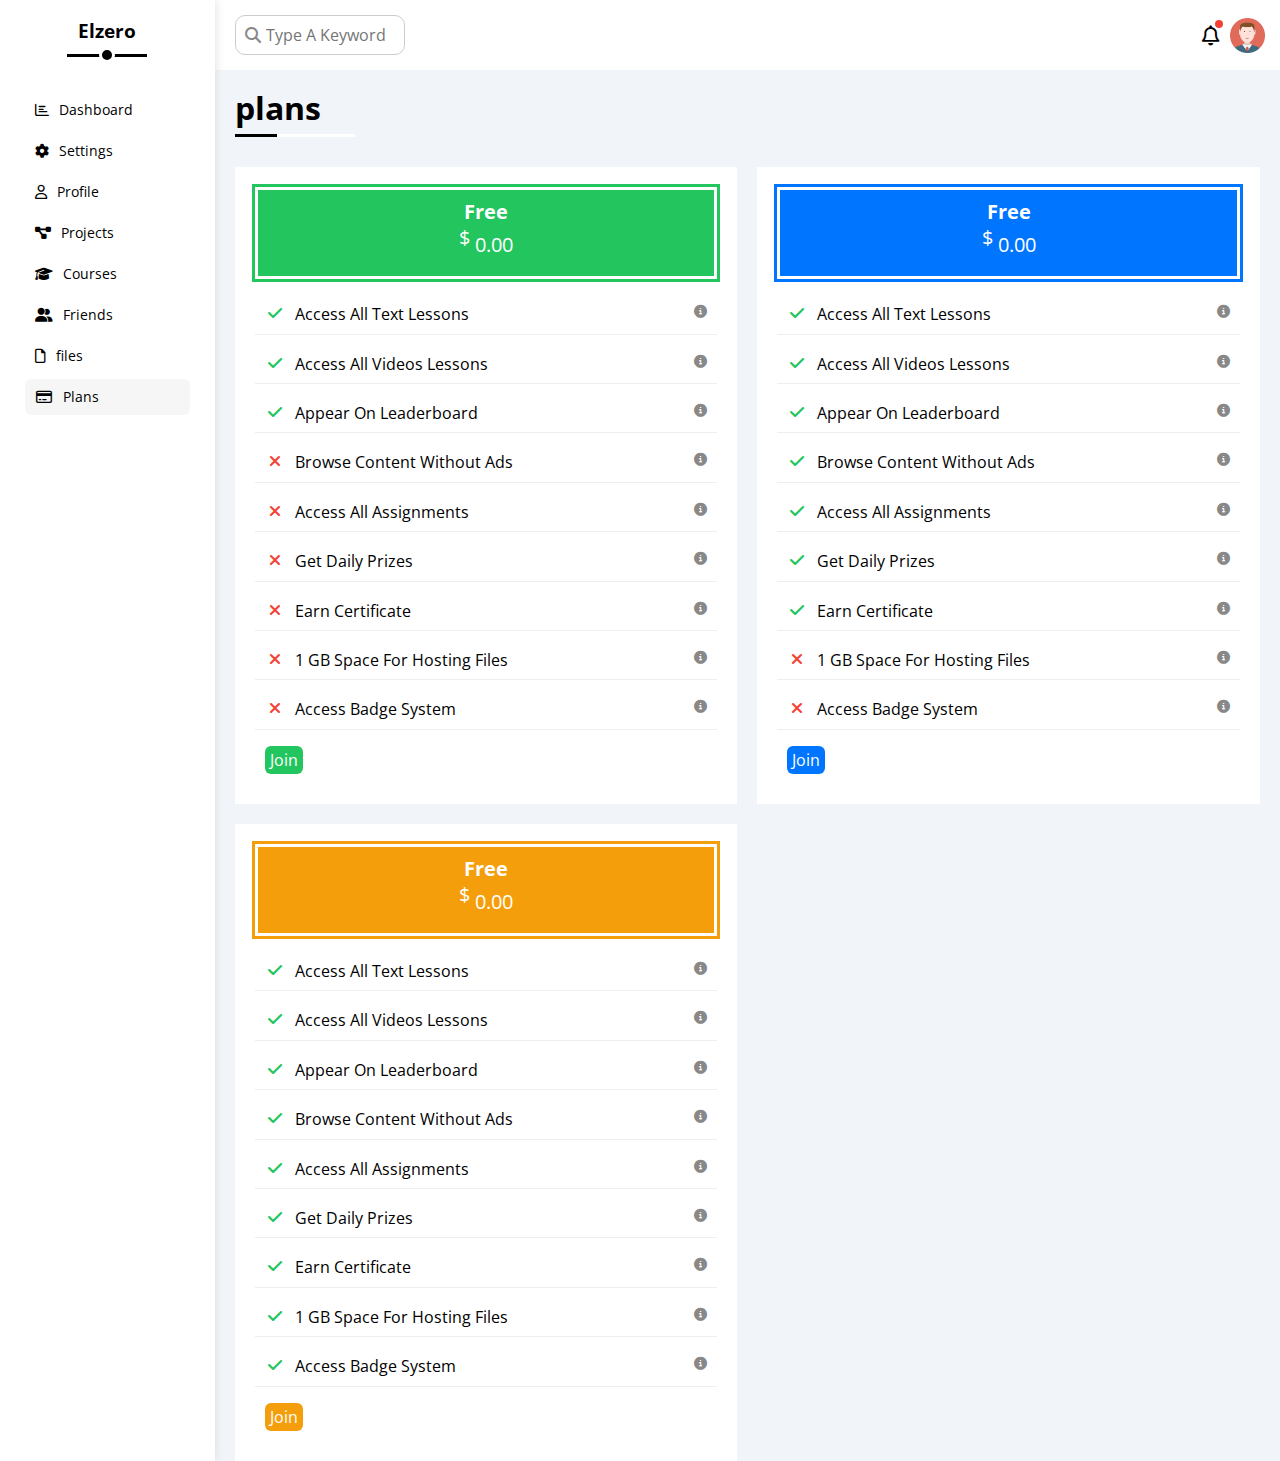
<file: plans.html>
<!DOCTYPE html>
<html lang="en">
<head>
    <meta charset="UTF-8">
    <meta name="viewport" content="width=device-width, initial-scale=1.0">
    <link rel="stylesheet" href="css/framework.css">
    <link rel="stylesheet" href="css/all.min.css">
    <link rel="stylesheet" href="css/normalize.css">
    <link rel="stylesheet" href="css/master.css">
    <link rel="preconnect" href="https://fonts.googleapis.com">
<link rel="preconnect" href="https://fonts.gstatic.com" crossorigin>
<link href="https://fonts.googleapis.com/css2?family=Cairo:wght@300;400;700&family=Open+Sans:ital,wght@0,400;1,700&family=Ruwudu&family=Work+Sans:wght@200;300;400;500;600;700;800;900&display=swap" rel="stylesheet">
    <title>Dashboard</title>
</head>
<body>
    <!DOCTYPE html>
    <html lang="en">
    <head>
        <meta charset="UTF-8">
        <meta name="viewport" content="width=device-width, initial-scale=1.0">
        <link rel="stylesheet" href="css/framework.css">
        <link rel="stylesheet" href="css/all.min.css">
        <link rel="stylesheet" href="css/normalize.css">
        <link rel="stylesheet" href="css/master.css">
        <link rel="preconnect" href="https://fonts.googleapis.com">
    <link rel="preconnect" href="https://fonts.gstatic.com" crossorigin>
    <link href="https://fonts.googleapis.com/css2?family=Cairo:wght@300;400;700&family=Open+Sans:ital,wght@0,400;1,700&family=Ruwudu&family=Work+Sans:wght@200;300;400;500;600;700;800;900&display=swap" rel="stylesheet">
        <title>plans</title>
    </head>
    <body>
        <div class="page d-flex">
    <!-- Start sidebar -->
            <div class="sidebar bg-white p-20 p-relative">
                <h3 class="p-relative txt-c mt-0">Elzero</h3>
                <ul >
                    <li>
                       <a class=" d-flex align-center fs-14 c-black rad-6 p-10 m-5" href="index.html">
                          <i class="fa-regular fa-chart-bar"></i>
                          <span class="fs-14 ml-10 hide-mobile">Dashboard</span></a>
                    </li>
    
                    <li>
                        <a class=" d-flex align-center fs-14 c-black rad-6 p-10 m-5" href="settings.html">
                            <i class="fa-solid fa-gear"></i>
                           <span  class="fs-14 ml-10 hide-mobile">Settings</span></a>
                     </li>
    
                     <li>
                        <a class="d-flex align-center fs-14 c-black rad-6 p-10 m-5" href="profile.html">
                            <i class="fa-regular fa-user"></i>
                           <span  class="fs-14 ml-10 hide-mobile">Profile</span></a>
                     </li>
    
                     <li>
                        <a class=" d-flex align-center fs-14 c-black rad-6 p-10 m-5" href="projects.html">
                            <i class="fa-solid fa-diagram-project"></i>
                           <span  class="fs-14 ml-10 hide-mobile">Projects</span></a>
                     </li>
    
                     <li>
                        <a class=" d-flex align-center fs-14 c-black rad-6 p-10 m-5" href="courses.html">
                            <i class="fa-solid fa-graduation-cap"></i>
                           <span  class="fs-14 ml-10 hide-mobile">Courses</span></a>
                     </li>
    
                     <li>
                        <a class=" d-flex align-center fs-14 c-black rad-6 p-10 m-5 " href="friends.html">
                            <i class="fa-solid fa-user-group"></i>
                           <span  class="fs-14 ml-10 hide-mobile">Friends</span></a>
                     </li>
    
                     <li>
                        <a class=" d-flex align-center fs-14 c-black rad-6 p-10 m-5" href="files.html">
                            <i class="fa-regular fa-file"></i>
                           <span  class="fs-14 ml-10 hide-mobile">files</span></a>
                     </li>
    
                     <li>
                        <a class="active d-flex align-center fs-14 c-black rad-6 p-10 m-5" href="plans.html">
                            <i class="fa-regular fa-credit-card fa-fw"></i>
                           <span  class="fs-14 ml-10 hide-mobile">Plans</span></a>
                     </li>
    
                </ul>
            </div>
            <div class="content w-full">
    <!-- End sidebar --> 
    
    <!-- Start Head -->
                <div class="head bg-white p-15 between-flex w-full">
                    <div class="search p-relative">
                        <input class="p-10 rad-10 border-ccc ml-5" type="text" placeholder="Type A Keyword">
                    </div>
                    <div class="icons d-flex align-center">
                        <span class="notification p-relative"><i class="fa-regular fa-bell fa-lg"></i></span>
                        <img src="imgs/avatar.png" alt="">
                    </div>
                </div>
    <!-- End Head -->





    <!-- Start Settings Box -->
                <h1 class="p-relative">plans</h1>

                <div class="plans grid-450 gap-20 ml-20 mr-20">

                    <div class="plan p-20 bg-white green-plan">
                        <div class="green-box box p-10">
                            <h4 class="c-white mlr-auto w-fit fs-20 mt-0 mb-10">Free</h4>
                            <div class="c-white mlr-auto w-fit mb-10 fs-20">
                                <span class="dol">$</span>
                                <span>0.00</span>
                            </div>
                        </div>
                        <ul>
                            <li class="d-flex mb-10 p-10">
                                <i class="fa-solid fa-check fa-fw yes c-green mr-10"></i>
                                <span>Access All Text Lessons</span>
                                <i class="fa-solid fa-circle-info help c-grey fs-13 ml-auto"></i>
                            </li>

                            <li class="d-flex mb-10 p-10">
                                <i class="fa-solid fa-check fa-fw yes c-green mr-10"></i>
                                <span>Access All Videos Lessons</span>
                                <i class="fa-solid fa-circle-info help c-grey fs-13 ml-auto"></i>
                            </li>


                            <li class="d-flex mb-10 p-10">
                                <i class="fa-solid fa-check fa-fw yes c-green mr-10"></i>
                                <span>Appear On Leaderboard</span>
                                <i class="fa-solid fa-circle-info help c-grey fs-13 ml-auto"></i>
                            </li>

                            <li class="d-flex mb-10 p-10">
                                <i class="fa-solid fa-xmark fa-fw c-red mr-10"></i>
                                <span>Browse Content Without Ads</span>
                                <i class="fa-solid fa-circle-info help c-grey fs-13 ml-auto"></i>
                            </li>


                            <li class="d-flex mb-10 p-10">
                                <i class="fa-solid fa-xmark fa-fw c-red mr-10"></i>
                                <span>Access All Assignments</span>
                                <i class="fa-solid fa-circle-info help c-grey fs-13 ml-auto"></i>
                            </li>


                            <li class="d-flex mb-10 p-10">
                                <i class="fa-solid fa-xmark fa-fw c-red mr-10"></i>
                                <span>Get Daily Prizes</span>
                                <i class="fa-solid fa-circle-info help c-grey fs-13 ml-auto"></i>
                            </li>

                            <li class="d-flex mb-10 p-10">
                                <i class="fa-solid fa-xmark fa-fw c-red mr-10"></i>
                                <span>Earn Certificate</span>
                                <i class="fa-solid fa-circle-info help c-grey fs-13 ml-auto"></i>
                            </li>


                            <li class="d-flex mb-10 p-10">
                                <i class="fa-solid fa-xmark fa-fw c-red mr-10"></i>
                                <span>1 GB Space For Hosting Files</span>
                                <i class="fa-solid fa-circle-info help c-grey fs-13 ml-auto"></i>
                            </li>


                            <li class="d-flex mb-10 p-10">
                                <i class="fa-solid fa-xmark fa-fw c-red mr-10"></i>
                                <span>Access Badge System</span>
                                <i class="fa-solid fa-circle-info help c-grey fs-13 ml-auto"></i>
                            </li>

                        </ul>
                        <a href="#" class="btn-shape bg-green c-white d-block w-fit p-10">Join</a>
                    </div>

                    <div class="plan p-20 bg-white blue-plan">
                        <div class="blue-box box p-10">
                            <h4 class="c-white mlr-auto w-fit fs-20 mt-0 mb-10">Free</h4>
                            <div class="c-white mlr-auto w-fit mb-10 fs-20">
                                <span class="dol">$</span>
                                <span>0.00</span>
                            </div>
                        </div>
                        <ul>
                            <li class="d-flex mb-10 p-10">
                                <i class="fa-solid fa-check fa-fw yes c-green mr-10"></i>
                                <span>Access All Text Lessons</span>
                                <i class="fa-solid fa-circle-info help c-grey fs-13 ml-auto"></i>
                            </li>

                            <li class="d-flex mb-10 p-10">
                                <i class="fa-solid fa-check fa-fw yes c-green mr-10"></i>
                                <span>Access All Videos Lessons</span>
                                <i class="fa-solid fa-circle-info help c-grey fs-13 ml-auto"></i>
                            </li>


                            <li class="d-flex mb-10 p-10">
                                <i class="fa-solid fa-check fa-fw yes c-green mr-10"></i>
                                <span>Appear On Leaderboard</span>
                                <i class="fa-solid fa-circle-info help c-grey fs-13 ml-auto"></i>
                            </li>

                            <li class="d-flex mb-10 p-10">
                                <i class="fa-solid fa-check fa-fw yes c-green mr-10"></i>
                                <span>Browse Content Without Ads</span>
                                <i class="fa-solid fa-circle-info help c-grey fs-13 ml-auto"></i>
                            </li>


                            <li class="d-flex mb-10 p-10">
                                <i class="fa-solid fa-check fa-fw yes c-green mr-10"></i>
                                <span>Access All Assignments</span>
                                <i class="fa-solid fa-circle-info help c-grey fs-13 ml-auto"></i>
                            </li>


                            <li class="d-flex mb-10 p-10">
                                <i class="fa-solid fa-check fa-fw yes c-green mr-10"></i>
                                <span>Get Daily Prizes</span>
                                <i class="fa-solid fa-circle-info help c-grey fs-13 ml-auto"></i>
                            </li>

                            <li class="d-flex mb-10 p-10">
                                <i class="fa-solid fa-check fa-fw yes c-green mr-10"></i>
                                <span>Earn Certificate</span>
                                <i class="fa-solid fa-circle-info help c-grey fs-13 ml-auto"></i>
                            </li>


                            <li class="d-flex mb-10 p-10">
                                <i class="fa-solid fa-xmark fa-fw c-red mr-10"></i>
                                <span>1 GB Space For Hosting Files</span>
                                <i class="fa-solid fa-circle-info help c-grey fs-13 ml-auto"></i>
                            </li>


                            <li class="d-flex mb-10 p-10">
                                <i class="fa-solid fa-xmark fa-fw c-red mr-10"></i>
                                <span>Access Badge System</span>
                                <i class="fa-solid fa-circle-info help c-grey fs-13 ml-auto"></i>
                            </li>

                        </ul>
                        <a href="#" class="btn-shape bg-blue c-white d-block w-fit p-10">Join</a>
                    </div>


                    <div class="plan p-20 bg-white orange-plan">
                        <div class="orange-box box p-10">
                            <h4 class="c-white mlr-auto w-fit fs-20 mt-0 mb-10">Free</h4>
                            <div class="c-white mlr-auto w-fit mb-10 fs-20">
                                <span class="dol">$</span>
                                <span>0.00</span>
                            </div>
                        </div>
                        <ul>
                            <li class="d-flex mb-10 p-10">
                                <i class="fa-solid fa-check fa-fw yes c-green mr-10"></i>
                                <span>Access All Text Lessons</span>
                                <i class="fa-solid fa-circle-info help c-grey fs-13 ml-auto"></i>
                            </li>

                            <li class="d-flex mb-10 p-10">
                                <i class="fa-solid fa-check fa-fw yes c-green mr-10"></i>
                                <span>Access All Videos Lessons</span>
                                <i class="fa-solid fa-circle-info help c-grey fs-13 ml-auto"></i>
                            </li>


                            <li class="d-flex mb-10 p-10">
                                <i class="fa-solid fa-check fa-fw yes c-green mr-10"></i>
                                <span>Appear On Leaderboard</span>
                                <i class="fa-solid fa-circle-info help c-grey fs-13 ml-auto"></i>
                            </li>

                            <li class="d-flex mb-10 p-10">
                                <i class="fa-solid fa-check fa-fw yes c-green mr-10"></i>
                                <span>Browse Content Without Ads</span>
                                <i class="fa-solid fa-circle-info help c-grey fs-13 ml-auto"></i>
                            </li>


                            <li class="d-flex mb-10 p-10">
                                <i class="fa-solid fa-check fa-fw yes c-green mr-10"></i>
                                <span>Access All Assignments</span>
                                <i class="fa-solid fa-circle-info help c-grey fs-13 ml-auto"></i>
                            </li>


                            <li class="d-flex mb-10 p-10">
                                <i class="fa-solid fa-check fa-fw yes c-green mr-10"></i>
                                <span>Get Daily Prizes</span>
                                <i class="fa-solid fa-circle-info help c-grey fs-13 ml-auto"></i>
                            </li>

                            <li class="d-flex mb-10 p-10">
                                <i class="fa-solid fa-check fa-fw yes c-green mr-10"></i>
                                <span>Earn Certificate</span>
                                <i class="fa-solid fa-circle-info help c-grey fs-13 ml-auto"></i>
                            </li>


                            <li class="d-flex mb-10 p-10">
                                <i class="fa-solid fa-check fa-fw yes c-green mr-10"></i>
                                <span>1 GB Space For Hosting Files</span>
                                <i class="fa-solid fa-circle-info help c-grey fs-13 ml-auto"></i>
                            </li>


                            <li class="d-flex mb-10 p-10">
                                <i class="fa-solid fa-check fa-fw yes c-green mr-10"></i>
                                <span>Access Badge System</span>
                                <i class="fa-solid fa-circle-info help c-grey fs-13 ml-auto"></i>
                            </li>

                        </ul>
                        <a href="#" class="btn-shape bg-orange c-white d-block w-fit p-10">Join</a>
                    </div>
                </div>


                 <!-- End Settings Box -->

            </div>
        </div>
    </body>
    </html>
</body>
</html>


<!-- <label>
    <input class="toggle-checkbox" type="checkbox">
    <div class="toggle-switch"></div>
</label> -->
</file>
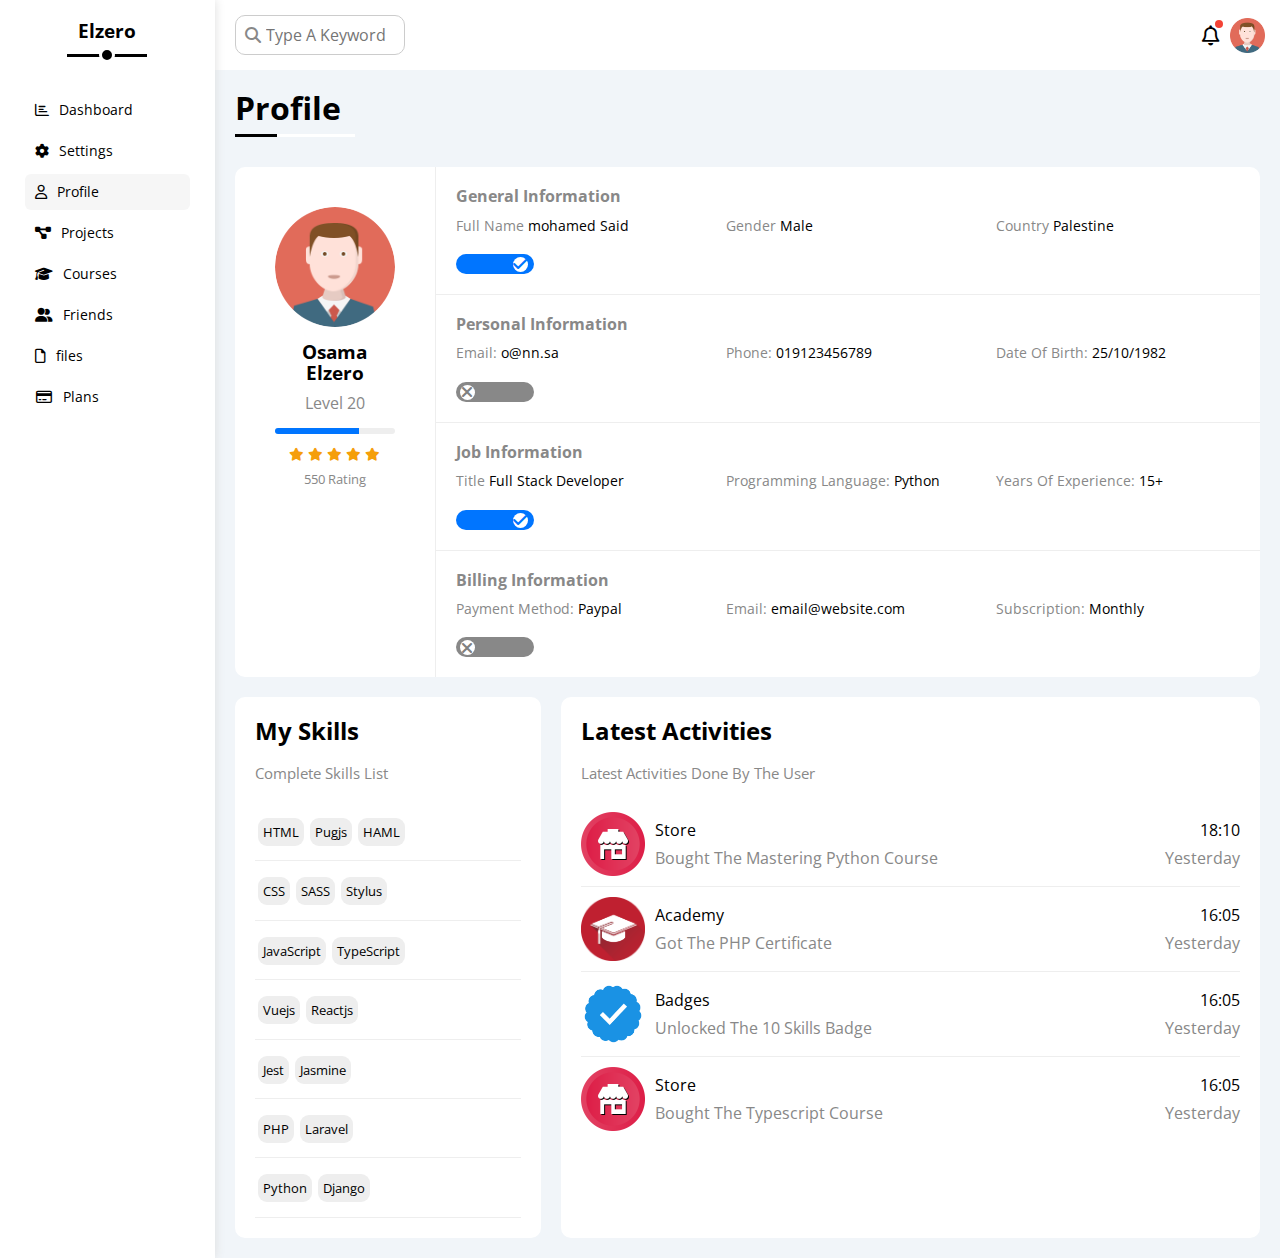
<file: profile.html>
<!DOCTYPE html>
<html lang="en">
<head>
    <meta charset="UTF-8">
    <meta name="viewport" content="width=device-width, initial-scale=1.0">
    <link rel="stylesheet" href="css/framework.css">
    <link rel="stylesheet" href="css/all.min.css">
    <link rel="stylesheet" href="css/normalize.css">
    <link rel="stylesheet" href="css/master.css">
    <link rel="preconnect" href="https://fonts.googleapis.com">
<link rel="preconnect" href="https://fonts.gstatic.com" crossorigin>
<link href="https://fonts.googleapis.com/css2?family=Cairo:wght@300;400;700&family=Open+Sans:ital,wght@0,400;1,700&family=Ruwudu&family=Work+Sans:wght@200;300;400;500;600;700;800;900&display=swap" rel="stylesheet">
    <title>Dashboard</title>
</head>
<body>
    <!DOCTYPE html>
    <html lang="en">
    <head>
        <meta charset="UTF-8">
        <meta name="viewport" content="width=device-width, initial-scale=1.0">
        <link rel="stylesheet" href="css/framework.css">
        <link rel="stylesheet" href="css/all.min.css">
        <link rel="stylesheet" href="css/normalize.css">
        <link rel="stylesheet" href="css/master.css">
        <link rel="preconnect" href="https://fonts.googleapis.com">
    <link rel="preconnect" href="https://fonts.gstatic.com" crossorigin>
    <link href="https://fonts.googleapis.com/css2?family=Cairo:wght@300;400;700&family=Open+Sans:ital,wght@0,400;1,700&family=Ruwudu&family=Work+Sans:wght@200;300;400;500;600;700;800;900&display=swap" rel="stylesheet">
        <title>Settings</title>
    </head>
    <body>
        <div class="page d-flex">
    <!-- Start sidebar -->
            <div class="sidebar bg-white p-20 p-relative">
                <h3 class="p-relative txt-c mt-0">Elzero</h3>
                <ul >
                    <li>
                       <a class=" d-flex align-center fs-14 c-black rad-6 p-10 m-5" href="index.html">
                          <i class="fa-regular fa-chart-bar"></i>
                          <span class="fs-14 ml-10 hide-mobile">Dashboard</span></a>
                    </li>
    
                    <li>
                        <a class=" d-flex align-center fs-14 c-black rad-6 p-10 m-5" href="settings.html">
                            <i class="fa-solid fa-gear"></i>
                           <span  class="fs-14 ml-10 hide-mobile">Settings</span></a>
                     </li>
    
                     <li>
                        <a class="active d-flex align-center fs-14 c-black rad-6 p-10 m-5" href="profile.html">
                            <i class="fa-regular fa-user"></i>
                           <span  class="fs-14 ml-10 hide-mobile">Profile</span></a>
                     </li>
    
                     <li>
                        <a class=" d-flex align-center fs-14 c-black rad-6 p-10 m-5" href="projects.html">
                            <i class="fa-solid fa-diagram-project"></i>
                           <span  class="fs-14 ml-10 hide-mobile">Projects</span></a>
                     </li>
    
                     <li>
                        <a class=" d-flex align-center fs-14 c-black rad-6 p-10 m-5" href="courses.html">
                            <i class="fa-solid fa-graduation-cap"></i>
                           <span  class="fs-14 ml-10 hide-mobile">Courses</span></a>
                     </li>
    
                     <li>
                        <a class=" d-flex align-center fs-14 c-black rad-6 p-10 m-5 " href="friends.html">
                            <i class="fa-solid fa-user-group"></i>
                           <span  class="fs-14 ml-10 hide-mobile">Friends</span></a>
                     </li>
    
                     <li>
                        <a class=" d-flex align-center fs-14 c-black rad-6 p-10 m-5" href="files.html">
                            <i class="fa-regular fa-file"></i>
                           <span  class="fs-14 ml-10 hide-mobile">files</span></a>
                     </li>
    
                     <li>
                        <a class=" d-flex align-center fs-14 c-black rad-6 p-10 m-5" href="plans.html">
                            <i class="fa-regular fa-credit-card fa-fw"></i>
                           <span  class="fs-14 ml-10 hide-mobile">Plans</span></a>
                     </li>
    
                </ul>
            </div>
            <div class="content w-full">
    <!-- End sidebar --> 
    
    <!-- Start Head -->
                <div class="head bg-white p-15 between-flex w-full">
                    <div class="search p-relative">
                        <input class="p-10 rad-10 border-ccc ml-5" type="text" placeholder="Type A Keyword">
                    </div>
                    <div class="icons d-flex align-center">
                        <span class="notification p-relative"><i class="fa-regular fa-bell fa-lg"></i></span>
                        <img src="imgs/avatar.png" alt="">
                    </div>
                </div>
    <!-- End Head -->





    <!-- Start Settings Box -->
                <h1 class="p-relative">Profile</h1>

                <div class="profile d-flex m-20 bg-white rad-10">

                    <div class="user p-40  txt-c">
                        <img class="mb-10" src="imgs/avatar.png" alt="">
                        <h3 class="m-0">Osama Elzero</h3>
                        <p class="c-grey mt-10">Level 20</p>
                        <div class="level rad-6 bg-eee p-relative">
                            <span style="width: 70%"></span>
                          </div>
                        <div class="rating mt-10 mb-10">
                            <i class="fa-solid fa-star c-orange fs-13"></i>
                            <i class="fa-solid fa-star c-orange fs-13"></i>
                            <i class="fa-solid fa-star c-orange fs-13"></i>
                            <i class="fa-solid fa-star c-orange fs-13"></i>
                            <i class="fa-solid fa-star c-orange fs-13"></i>
                          </div>  
                        <p class="c-grey m-0 fs-13">550 Rating</p>  

                    </div>

                    <div class="infos w-full">


                        
                        <div class="info-row ">
                            <h4 class="c-grey m-0 pt-20 pb-10 pl-20">General Information</h4>
                            <div class="General-Information box  d-flex gap-20 pb-20 pl-20">
                                <div class="box">
                                    <span class="c-grey fs-14">Full Name</span>
                                    <span class="fs-14">mohamed Said</span>
                                </div>
                                <div class="box">
                                    <span class="c-grey fs-14">Gender</span>
                                    <span class="fs-14">Male</span>
                                </div>    
                                <div class="box">
                                    <span class="c-grey fs-14">Country</span>
                                    <span class="fs-14">Palestine</span>
                                </div>           
                                <div class="box">
                                    <label>
                                        <input class="toggle-checkbox" type="checkbox" >
                                        <div class="toggle-switch"></div>
                                    </label>
                                </div>   
                            </div>    
                        </div>


                        
                        <div class="info-row ">
                            <h4 class="c-grey m-0 pt-20 pb-10 pl-20">Personal Information</h4>
                            <div class="General-Information box d-flex gap-20 pb-20 pl-20">
                                <div class="box">
                                    <span class="c-grey fs-14">Email:</span>
                                    <span class="fs-14"> o@nn.sa</span>
                                </div>
                                <div class="box">
                                    <span class="c-grey fs-14">Phone:</span>
                                    <span class="fs-14"> 019123456789</span>
                                </div>    
                                <div class="box">
                                    <span class="c-grey fs-14">Date Of Birth:</span>
                                    <span class="fs-14">25/10/1982</span>
                                </div>           
                                <div class="box">
                                    <label>
                                        <input class="toggle-checkbox" type="checkbox" checked="">
                                        <div class="toggle-switch"></div>
                                    </label>
                                </div>   
                            </div>    
                        </div>




                        
                        <div class="info-row ">
                            <h4 class="c-grey m-0 pt-20 pb-10 pl-20">Job Information</h4>
                            <div class="General-Information box  d-flex gap-20 pb-20 pl-20">
                                <div class="box">
                                    <span class="c-grey fs-14">Title</span>
                                    <span class="fs-14">Full Stack Developer</span>
                                </div>
                                <div class="box">
                                    <span class="c-grey fs-14">
                                        Programming Language:</span>
                                    <span class="fs-14">  Python</span>
                                </div>    
                                <div class="box">
                                    <span class="c-grey fs-14">Years Of Experience:</span>
                                    <span class="fs-14"> 15+</span>
                                </div>           
                                <div class="box">
                                    <label>
                                        <input class="toggle-checkbox" type="checkbox">
                                        <div class="toggle-switch"></div>
                                    </label>
                                </div>   
                            </div>    
                        </div>

                        <div class="info-row ">
                            <h4 class="c-grey m-0 pt-20 pb-10 pl-20">Billing Information</h4>
                            <div class="General-Information  box d-flex gap-20 pb-20 pl-20">
                                <div class="box">
                                    <span class="c-grey fs-14">Payment Method:</span>
                                    <span class="fs-14"> Paypal</span>
                                </div>
                                <div class="box">
                                    <span class="c-grey fs-14">Email:</span>
                                    <span class="fs-14"> email@website.com</span>
                                </div>    
                                <div class="box">
                                    <span class="c-grey fs-14">Subscription:</span>
                                    <span class="fs-14"> Monthly</span>
                                </div>           
                                <div class="box">
                                    <label>
                                        <input class="toggle-checkbox" type="checkbox" checked="">
                                        <div class="toggle-switch"></div>
                                    </label>
                                </div>   
                            </div>    
                        </div>


                    </div>


                </div>    






                <div class="settings-page  m-20 d-flex gap-20">


                    <div class="My-Skills p-20 bg-white rad-10">
                        <h2 class="mt-0 mb-10px">My Skills</h2>
                        <p class="c-grey fs-15 mb-20 mt-0">Complete Skills List</p>

                        <ul class="m-0 txt-c-mobile">
                            <li><span>HTML</span><span>Pugjs</span><span>HAML</span></li>
                            <li><span>CSS</span><span>SASS</span><span>Stylus</span></li>
                            <li><span>JavaScript</span><span>TypeScript</span></li>
                            <li><span>Vuejs</span><span>Reactjs</span></li>
                            <li><span>Jest</span><span>Jasmine</span></li>
                            <li><span>PHP</span><span>Laravel</span></li>
                            <li><span>Python</span><span>Django</span></li>
                          </ul>

                    </div>    


                    <div class="Latest-Activities p-20 bg-white rad-10">
                        <h2 class="mt-0 mb-10px">Latest Activities</h2>
                        <p class="c-grey fs-15 mb-20 mt-0">Latest Activities Done By The User</p>

                        <div class="activity pt-10 pb-10 d-flex">
                            <img src="imgs/activity-01.png" alt="">
                            <div class="info">
                                <span class="d-block pb-10">Store</span>
                                <span class="d-block c-grey">Bought The Mastering Python Course </span>
                            </div>
                            <div class="date">
                                <span class="d-block txt-r pb-10">18:10</span>
                                <span class="d-block c-grey">Yesterday</span>
                            </div>
                        </div>


                        <div class="activity pt-10 pb-10 d-flex">
                            <img src="imgs/activity-02.png" alt="">
                            <div class="info">
                                <span class="d-block pb-10">Academy</span>
                                <span class="d-block c-grey">Got The PHP Certificate</span>
                            </div>
                            <div class="date">
                                <span class="d-block txt-r pb-10">16:05</span>
                                <span class="d-block c-grey">Yesterday</span>
                            </div>
                        </div>


                        <div class="activity pt-10 pb-10 d-flex">
                            <img src="imgs/activity-03.png" alt="">
                            <div class="info">
                                <span class="d-block pb-10">Badges</span>
                                <span class="d-block c-grey">Unlocked The 10 Skills Badge</span>
                            </div>
                            <div class="date">
                                <span class="d-block txt-r pb-10">16:05</span>
                                <span class="d-block c-grey">Yesterday</span>
                            </div>
                        </div>


                        <div class="activity pt-10 pb-10 d-flex">
                            <img src="imgs/activity-01.png" alt="">
                            <div class="info">
                                <span class="d-block pb-10">Store</span>
                                <span class="d-block c-grey"> Bought The Typescript Course </span>
                            </div>
                            <div class="date">
                                <span class="d-block txt-r pb-10">16:05</span>
                                <span class="d-block c-grey">Yesterday</span>
                            </div>
                        </div>


                    </div>    

                </div>
                 <!-- End Settings Box -->

            </div>
        </div>
    </body>
    </html>
</body>
</html>


<!-- <label>
    <input class="toggle-checkbox" type="checkbox">
    <div class="toggle-switch"></div>
</label> -->
</file>
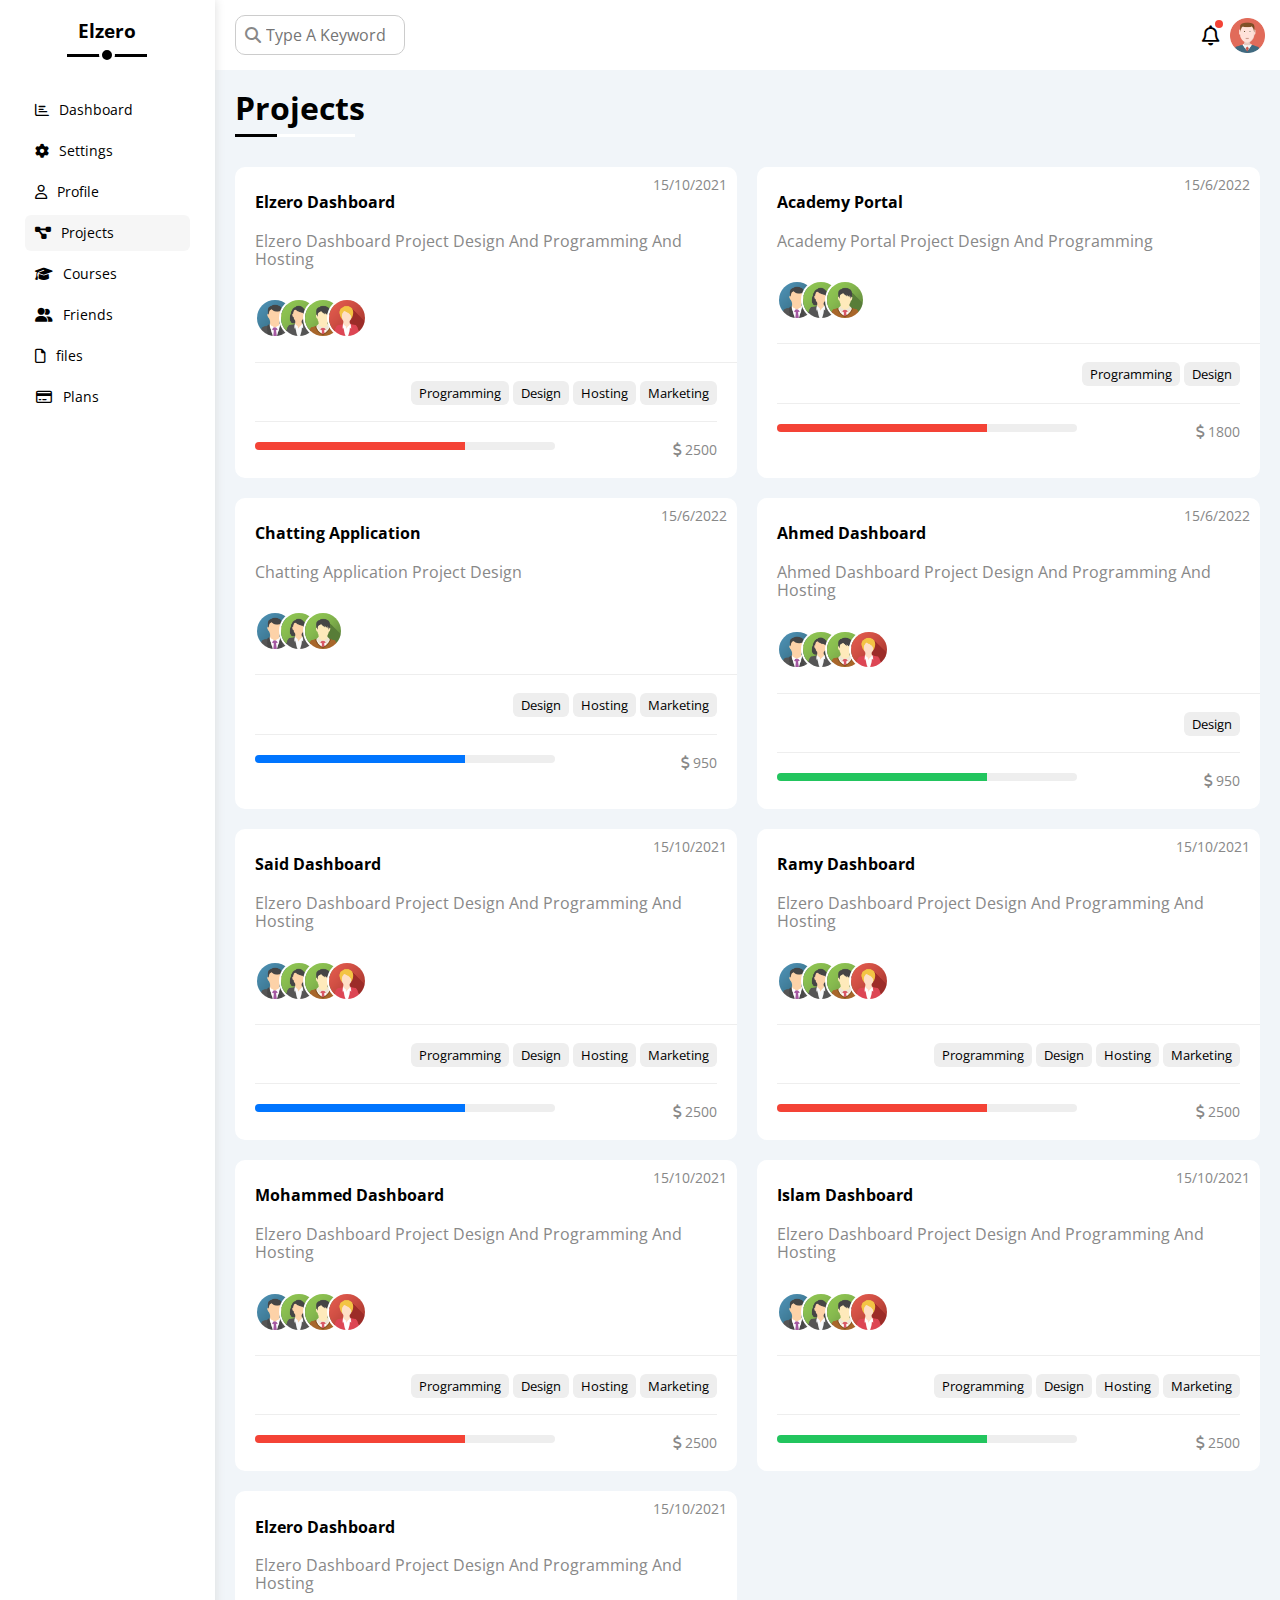
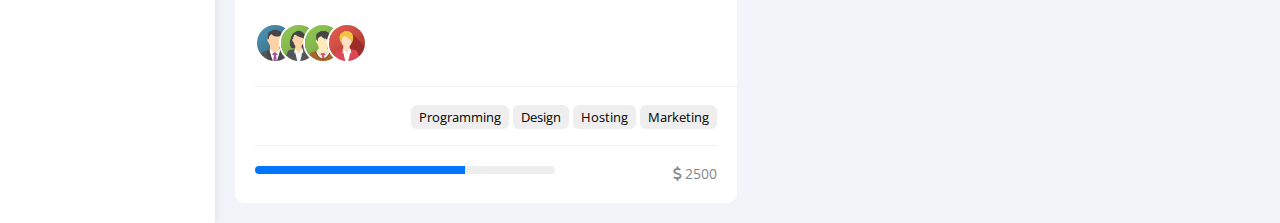
<file: projects.html>
<!DOCTYPE html>
<html lang="en">
<head>
    <meta charset="UTF-8">
    <meta name="viewport" content="width=device-width, initial-scale=1.0">
    <link rel="stylesheet" href="css/framework.css">
    <link rel="stylesheet" href="css/all.min.css">
    <link rel="stylesheet" href="css/normalize.css">
    <link rel="stylesheet" href="css/master.css">
    <link rel="preconnect" href="https://fonts.googleapis.com">
<link rel="preconnect" href="https://fonts.gstatic.com" crossorigin>
<link href="https://fonts.googleapis.com/css2?family=Cairo:wght@300;400;700&family=Open+Sans:ital,wght@0,400;1,700&family=Ruwudu&family=Work+Sans:wght@200;300;400;500;600;700;800;900&display=swap" rel="stylesheet">
    <title>Dashboard</title>
</head>
<body>
    <!DOCTYPE html>
    <html lang="en">
    <head>
        <meta charset="UTF-8">
        <meta name="viewport" content="width=device-width, initial-scale=1.0">
        <link rel="stylesheet" href="css/framework.css">
        <link rel="stylesheet" href="css/all.min.css">
        <link rel="stylesheet" href="css/normalize.css">
        <link rel="stylesheet" href="css/master.css">
        <link rel="preconnect" href="https://fonts.googleapis.com">
    <link rel="preconnect" href="https://fonts.gstatic.com" crossorigin>
    <link href="https://fonts.googleapis.com/css2?family=Cairo:wght@300;400;700&family=Open+Sans:ital,wght@0,400;1,700&family=Ruwudu&family=Work+Sans:wght@200;300;400;500;600;700;800;900&display=swap" rel="stylesheet">
        <title>Settings</title>
    </head>
    <body>
        <div class="page d-flex">
    <!-- Start sidebar -->
            <div class="sidebar bg-white p-20 p-relative">
                <h3 class="p-relative txt-c mt-0">Elzero</h3>
                <ul >
                    <li>
                       <a class=" d-flex align-center fs-14 c-black rad-6 p-10 m-5" href="index.html">
                          <i class="fa-regular fa-chart-bar"></i>
                          <span class="fs-14 ml-10 hide-mobile">Dashboard</span></a>
                    </li>
    
                    <li>
                        <a class=" d-flex align-center fs-14 c-black rad-6 p-10 m-5" href="settings.html">
                            <i class="fa-solid fa-gear"></i>
                           <span  class="fs-14 ml-10 hide-mobile">Settings</span></a>
                     </li>
    
                     <li>
                        <a class=" d-flex align-center fs-14 c-black rad-6 p-10 m-5" href="profile.html">
                            <i class="fa-regular fa-user"></i>
                           <span  class="fs-14 ml-10 hide-mobile">Profile</span></a>
                     </li>
    
                     <li>
                        <a class="active d-flex align-center fs-14 c-black rad-6 p-10 m-5" href="projects.html">
                            <i class="fa-solid fa-diagram-project"></i>
                           <span  class="fs-14 ml-10 hide-mobile">Projects</span></a>
                     </li>
    
                     <li>
                        <a class=" d-flex align-center fs-14 c-black rad-6 p-10 m-5" href="courses.html">
                            <i class="fa-solid fa-graduation-cap"></i>
                           <span  class="fs-14 ml-10 hide-mobile">Courses</span></a>
                     </li>
    
                     <li>
                        <a class=" d-flex align-center fs-14 c-black rad-6 p-10 m-5 " href="friends.html">
                            <i class="fa-solid fa-user-group"></i>
                           <span  class="fs-14 ml-10 hide-mobile">Friends</span></a>
                     </li>
    
                     <li>
                        <a class=" d-flex align-center fs-14 c-black rad-6 p-10 m-5" href="files.html">
                            <i class="fa-regular fa-file"></i>
                           <span  class="fs-14 ml-10 hide-mobile">files</span></a>
                     </li>
    
                     <li>
                        <a class=" d-flex align-center fs-14 c-black rad-6 p-10 m-5" href="plans.html">
                            <i class="fa-regular fa-credit-card fa-fw"></i>
                           <span  class="fs-14 ml-10 hide-mobile">Plans</span></a>
                     </li>
    
                </ul>
            </div>
            <div class="content w-full">
    <!-- End sidebar --> 
    
    <!-- Start Head -->
                <div class="head bg-white p-15 between-flex w-full">
                    <div class="search p-relative">
                        <input class="p-10 rad-10 border-ccc ml-5" type="text" placeholder="Type A Keyword">
                    </div>
                    <div class="icons d-flex align-center">
                        <span class="notification p-relative"><i class="fa-regular fa-bell fa-lg"></i></span>
                        <img src="imgs/avatar.png" alt="">
                    </div>
                </div>
    <!-- End Head -->





    <!-- Start Settings Box -->
                <h1 class="p-relative">Projects</h1>

                <div class="Projects grid-500 gap-20 m-20  ">


                    <div class="project-box bg-white rad-10">
                        <div class="data ml-20 pb-20">
                            <span class="date d-block txt-r m-0 mt-10 mr-10 c-grey fs-14">15/10/2021</span>
                            <h4 class="m-0 mb-20 ">Elzero Dashboard</h4>
                            <p class="m-0 mb-30 d-block c-grey ">Elzero Dashboard Project Design And Programming And Hosting</p>
                            <div class="teams ml-20">
                                <img src="imgs/team-01.png" alt="">
                                <img src="imgs/team-02.png" alt="">
                                <img src="imgs/team-03.png" alt="">
                                <img src="imgs/team-05.png" alt="">
                            </div>
                        </div>
                        <div class="type">
                            <span>Programming</span>
                            <span>Design</span>
                            <span>Hosting</span>
                            <span>Marketing</span>
                        </div>
                        <div class="price m-20 d-flex space-between">
                            <div class="progress bg-eee">
                                <span class="bg-red" style="width: 70%;"></span>
                            </div>
                            <div class="c-grey fs-14">
                            <i class="fa-solid fa-dollar-sign"></i>
                            <span class="" >2500</span>
                            </div>
                        </div>

                    </div>



                    <div class="project-box bg-white rad-10">
                        <div class="data ml-20 pb-20">
                            <span class="date d-block txt-r m-0 mt-10 mr-10 c-grey fs-14">15/6/2022</span>
                            <h4 class="m-0 mb-20 ">Academy Portal</h4>
                            <p class="m-0 mb-30 d-block c-grey ">Academy Portal Project Design And Programming</p>
                            <div class="teams ml-20">
                                <img src="imgs/team-01.png" alt="">
                                <img src="imgs/team-02.png" alt="">
                                <img src="imgs/team-03.png" alt="">
                            </div>
                        </div>
                        <div class="type">
                            <span>Programming</span>
                            <span>Design</span>
                        </div>
                        <div class="price m-20 d-flex space-between">
                            <div class="progress bg-eee">
                                <span class="bg-red" style="width: 70%;"></span>
                            </div>
                            <div class="c-grey fs-14">
                            <i class="fa-solid fa-dollar-sign"></i>
                            <span class="" > 1800</span>
                            </div>
                        </div>

                    </div>




                    <div class="project-box bg-white rad-10">
                        <div class="data ml-20 pb-20">
                            <span class="date d-block txt-r m-0 mt-10 mr-10 c-grey fs-14">15/6/2022</span>
                            <h4 class="m-0 mb-20 ">Chatting Application</h4>
                            <p class="m-0 mb-30 d-block c-grey ">Chatting Application Project Design</p>
                            <div class="teams ml-20">
                                <img src="imgs/team-01.png" alt="">
                                <img src="imgs/team-02.png" alt="">
                                <img src="imgs/team-03.png" alt="">
                            </div>
                        </div>
                        <div class="type">
                            <span>Design</span>
                            <span>Hosting</span>
                            <span>Marketing</span>
                        </div>
                        <div class="price m-20 d-flex space-between">
                            <div class="progress bg-eee">
                                <span class="bg-blue" style="width: 70%;"></span>
                            </div>
                            <div class="c-grey fs-14">
                            <i class="fa-solid fa-dollar-sign"></i>
                            <span class="" >  950</span>
                            </div>
                        </div>

                    </div>
                    
                    



                    <div class="project-box bg-white rad-10">
                        <div class="data ml-20 pb-20">
                            <span class="date d-block txt-r m-0 mt-10 mr-10 c-grey fs-14">15/6/2022</span>
                            <h4 class="m-0 mb-20 ">Ahmed Dashboard</h4>
                            <p class="m-0 mb-30 d-block c-grey ">Ahmed Dashboard Project Design And Programming And Hosting</p>
                            <div class="teams ml-20">
                                <img src="imgs/team-01.png" alt="">
                                <img src="imgs/team-02.png" alt="">
                                <img src="imgs/team-03.png" alt="">
                                <img src="imgs/team-05.png" alt="">
                            </div>
                        </div>
                        <div class="type">
                            <span>Design</span>
                        </div>
                        <div class="price m-20 d-flex space-between">
                            <div class="progress bg-eee">
                                <span class="bg-green" style="width: 70%;"></span>
                            </div>
                            <div class="c-grey fs-14">
                            <i class="fa-solid fa-dollar-sign"></i>
                            <span class="" > 950</span>
                            </div>
                        </div>
                    </div>



                    <div class="project-box bg-white rad-10">
                        <div class="data ml-20 pb-20">
                            <span class="date d-block txt-r m-0 mt-10 mr-10 c-grey fs-14">15/10/2021</span>
                            <h4 class="m-0 mb-20 ">Said Dashboard</h4>
                            <p class="m-0 mb-30 d-block c-grey ">Elzero Dashboard Project Design And Programming And Hosting</p>
                            <div class="teams ml-20">
                                <img src="imgs/team-01.png" alt="">
                                <img src="imgs/team-02.png" alt="">
                                <img src="imgs/team-03.png" alt="">
                                <img src="imgs/team-05.png" alt="">
                            </div>
                        </div>
                        <div class="type">
                            <span>Programming</span>
                            <span>Design</span>
                            <span>Hosting</span>
                            <span>Marketing</span>
                        </div>
                        <div class="price m-20 d-flex space-between">
                            <div class="progress bg-eee">
                                <span class="bg-blue" style="width: 70%;"></span>
                            </div>
                            <div class="c-grey fs-14">
                            <i class="fa-solid fa-dollar-sign"></i>
                            <span class="" >2500</span>
                            </div>
                        </div>

                    </div>



                    <div class="project-box bg-white rad-10">
                        <div class="data ml-20 pb-20">
                            <span class="date d-block txt-r m-0 mt-10 mr-10 c-grey fs-14">15/10/2021</span>
                            <h4 class="m-0 mb-20 ">Ramy Dashboard</h4>
                            <p class="m-0 mb-30 d-block c-grey ">Elzero Dashboard Project Design And Programming And Hosting</p>
                            <div class="teams ml-20">
                                <img src="imgs/team-01.png" alt="">
                                <img src="imgs/team-02.png" alt="">
                                <img src="imgs/team-03.png" alt="">
                                <img src="imgs/team-05.png" alt="">
                            </div>
                        </div>
                        <div class="type">
                            <span>Programming</span>
                            <span>Design</span>
                            <span>Hosting</span>
                            <span>Marketing</span>
                        </div>
                        <div class="price m-20 d-flex space-between">
                            <div class="progress bg-eee">
                                <span class="bg-red" style="width: 70%;"></span>
                            </div>
                            <div class="c-grey fs-14">
                            <i class="fa-solid fa-dollar-sign"></i>
                            <span class="" >2500</span>
                            </div>
                        </div>

                    </div>





                    <div class="project-box bg-white rad-10">
                        <div class="data ml-20 pb-20">
                            <span class="date d-block txt-r m-0 mt-10 mr-10 c-grey fs-14">15/10/2021</span>
                            <h4 class="m-0 mb-20 ">Mohammed Dashboard</h4>
                            <p class="m-0 mb-30 d-block c-grey ">Elzero Dashboard Project Design And Programming And Hosting</p>
                            <div class="teams ml-20">
                                <img src="imgs/team-01.png" alt="">
                                <img src="imgs/team-02.png" alt="">
                                <img src="imgs/team-03.png" alt="">
                                <img src="imgs/team-05.png" alt="">
                            </div>
                        </div>
                        <div class="type">
                            <span>Programming</span>
                            <span>Design</span>
                            <span>Hosting</span>
                            <span>Marketing</span>
                        </div>
                        <div class="price m-20 d-flex space-between">
                            <div class="progress bg-eee">
                                <span class="bg-red" style="width: 70%;"></span>
                            </div>
                            <div class="c-grey fs-14">
                            <i class="fa-solid fa-dollar-sign"></i>
                            <span class="" >2500</span>
                            </div>
                        </div>

                    </div>




                    
                    <div class="project-box bg-white rad-10">
                        <div class="data ml-20 pb-20">
                            <span class="date d-block txt-r m-0 mt-10 mr-10 c-grey fs-14">15/10/2021</span>
                            <h4 class="m-0 mb-20 ">Islam Dashboard</h4>
                            <p class="m-0 mb-30 d-block c-grey ">Elzero Dashboard Project Design And Programming And Hosting</p>
                            <div class="teams ml-20">
                                <img src="imgs/team-01.png" alt="">
                                <img src="imgs/team-02.png" alt="">
                                <img src="imgs/team-03.png" alt="">
                                <img src="imgs/team-05.png" alt="">
                            </div>
                        </div>
                        <div class="type">
                            <span>Programming</span>
                            <span>Design</span>
                            <span>Hosting</span>
                            <span>Marketing</span>
                        </div>
                        <div class="price m-20 d-flex space-between">
                            <div class="progress bg-eee">
                                <span class="bg-green" style="width: 70%;"></span>
                            </div>
                            <div class="c-grey fs-14">
                            <i class="fa-solid fa-dollar-sign"></i>
                            <span class="" >2500</span>
                            </div>
                        </div>

                    </div>





                    
                    <div class="project-box bg-white rad-10">
                        <div class="data ml-20 pb-20">
                            <span class="date d-block txt-r m-0 mt-10 mr-10 c-grey fs-14">15/10/2021</span>
                            <h4 class="m-0 mb-20 ">Elzero Dashboard</h4>
                            <p class="m-0 mb-30 d-block c-grey ">Elzero Dashboard Project Design And Programming And Hosting</p>
                            <div class="teams ml-20">
                                <img src="imgs/team-01.png" alt="">
                                <img src="imgs/team-02.png" alt="">
                                <img src="imgs/team-03.png" alt="">
                                <img src="imgs/team-05.png" alt="">
                            </div>
                        </div>
                        <div class="type">
                            <span>Programming</span>
                            <span>Design</span>
                            <span>Hosting</span>
                            <span>Marketing</span>
                        </div>
                        <div class="price m-20 d-flex space-between">
                            <div class="progress bg-eee">
                                <span class="bg-blue" style="width: 70%;"></span>
                            </div>
                            <div class="c-grey fs-14">
                            <i class="fa-solid fa-dollar-sign"></i>
                            <span class="" >2500</span>
                            </div>
                        </div>

                    </div>



                </div>   
            </div>
        </div>
    </body>
    </html>
</body>
</html>


<!-- <label>
    <input class="toggle-checkbox" type="checkbox">
    <div class="toggle-switch"></div>
</label> -->
</file>
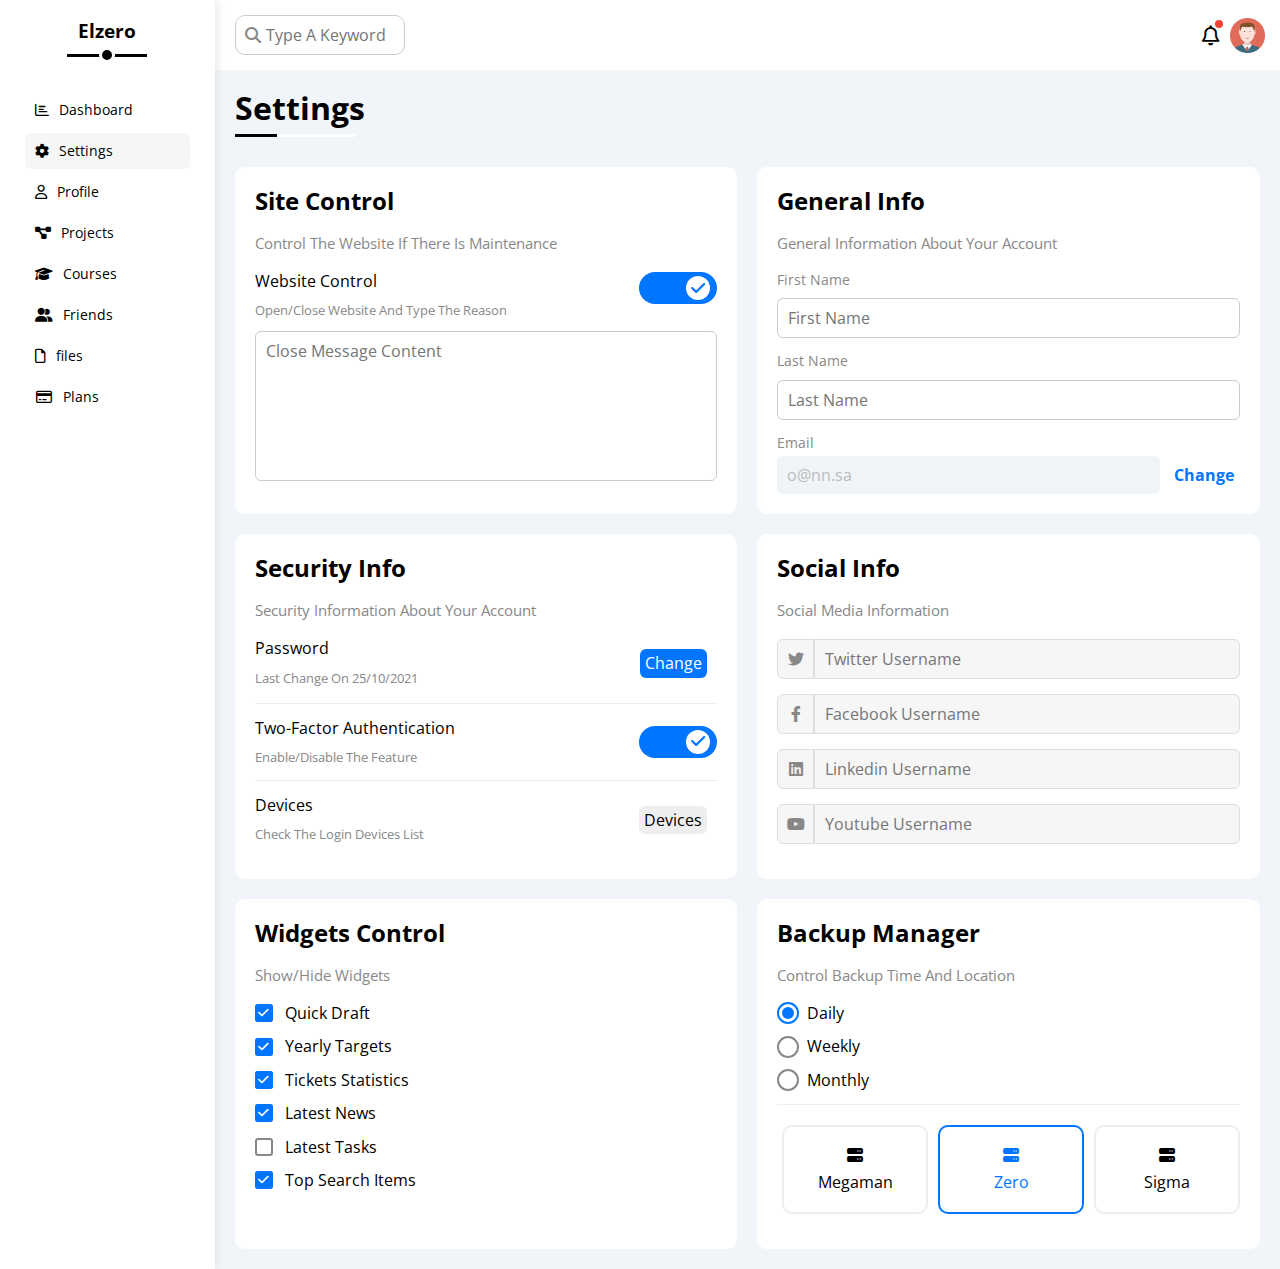
<file: settings.html>
<!DOCTYPE html>
<html lang="en">
<head>
    <meta charset="UTF-8">
    <meta name="viewport" content="width=device-width, initial-scale=1.0">
    <link rel="stylesheet" href="css/framework.css">
    <link rel="stylesheet" href="css/all.min.css">
    <link rel="stylesheet" href="css/normalize.css">
    <link rel="stylesheet" href="css/master.css">
    <link rel="preconnect" href="https://fonts.googleapis.com">
<link rel="preconnect" href="https://fonts.gstatic.com" crossorigin>
<link href="https://fonts.googleapis.com/css2?family=Cairo:wght@300;400;700&family=Open+Sans:ital,wght@0,400;1,700&family=Ruwudu&family=Work+Sans:wght@200;300;400;500;600;700;800;900&display=swap" rel="stylesheet">
    <title>Dashboard</title>
</head>
<body>
    <!DOCTYPE html>
    <html lang="en">
    <head>
        <meta charset="UTF-8">
        <meta name="viewport" content="width=device-width, initial-scale=1.0">
        <link rel="stylesheet" href="css/framework.css">
        <link rel="stylesheet" href="css/all.min.css">
        <link rel="stylesheet" href="css/normalize.css">
        <link rel="stylesheet" href="css/master.css">
        <link rel="preconnect" href="https://fonts.googleapis.com">
    <link rel="preconnect" href="https://fonts.gstatic.com" crossorigin>
    <link href="https://fonts.googleapis.com/css2?family=Cairo:wght@300;400;700&family=Open+Sans:ital,wght@0,400;1,700&family=Ruwudu&family=Work+Sans:wght@200;300;400;500;600;700;800;900&display=swap" rel="stylesheet">
        <title>Settings</title>
    </head>
    <body>
        <div class="page d-flex">
    <!-- Start sidebar -->
            <div class="sidebar bg-white p-20 p-relative">
                <h3 class="p-relative txt-c mt-0">Elzero</h3>
                <ul >
                    <li>
                       <a class=" d-flex align-center fs-14 c-black rad-6 p-10 m-5" href="index.html">
                          <i class="fa-regular fa-chart-bar"></i>
                          <span class="fs-14 ml-10 hide-mobile">Dashboard</span></a>
                    </li>
    
                    <li>
                        <a class="active d-flex align-center fs-14 c-black rad-6 p-10 m-5" href="settings.html">
                            <i class="fa-solid fa-gear"></i>
                           <span  class="fs-14 ml-10 hide-mobile">Settings</span></a>
                     </li>
    
                     <li>
                        <a class=" d-flex align-center fs-14 c-black rad-6 p-10 m-5" href="profile.html">
                            <i class="fa-regular fa-user"></i>
                           <span  class="fs-14 ml-10 hide-mobile">Profile</span></a>
                     </li>
    
                     <li>
                        <a class=" d-flex align-center fs-14 c-black rad-6 p-10 m-5" href="projects.html">
                            <i class="fa-solid fa-diagram-project"></i>
                           <span  class="fs-14 ml-10 hide-mobile">Projects</span></a>
                     </li>
    
                     <li>
                        <a class=" d-flex align-center fs-14 c-black rad-6 p-10 m-5" href="courses.html">
                            <i class="fa-solid fa-graduation-cap"></i>
                           <span  class="fs-14 ml-10 hide-mobile">Courses</span></a>
                     </li>
    
                     <li>
                        <a class=" d-flex align-center fs-14 c-black rad-6 p-10 m-5 " href="friends.html">
                            <i class="fa-solid fa-user-group"></i>
                           <span  class="fs-14 ml-10 hide-mobile">Friends</span></a>
                     </li>
    
                     <li>
                        <a class=" d-flex align-center fs-14 c-black rad-6 p-10 m-5" href="files.html">
                            <i class="fa-regular fa-file"></i>
                           <span  class="fs-14 ml-10 hide-mobile">files</span></a>
                     </li>
    
                     <li>
                        <a class=" d-flex align-center fs-14 c-black rad-6 p-10 m-5" href="plans.html">
                            <i class="fa-regular fa-credit-card fa-fw"></i>
                           <span  class="fs-14 ml-10 hide-mobile">Plans</span></a>
                     </li>
    
                </ul>
            </div>
            <div class="content w-full">
    <!-- End sidebar --> 
    
    <!-- Start Head -->
                <div class="head bg-white p-15 between-flex w-full">
                    <div class="search p-relative">
                        <input class="p-10 rad-10 border-ccc ml-5" type="text" placeholder="Type A Keyword">
                    </div>
                    <div class="icons d-flex align-center">
                        <span class="notification p-relative"><i class="fa-regular fa-bell fa-lg"></i></span>
                        <img src="imgs/avatar.png" alt="">
                    </div>
                </div>
    <!-- End Head -->





    <!-- Start Settings Box -->
                <h1 class="p-relative">Settings</h1>
                <div class="settings-page m-20 grid-500 gap-20">
                <div class="p-20 bg-white rad-10">
                    <h2 class="mt-0 mb-10px">Site Control</h2>
                    <p class="c-grey fs-15 mb-20 mt-0">Control The Website If There Is Maintenance</p>
                    <div class="controls d-flex space-between">
                        <div class="control">
                            <span> Website Control </span>
                            <p class="c-grey fs-13">Open/Close Website And Type The Reason</p>
                        </div>
                        <div>
                            <label>
                                <input class="toggle-checkbox" type="checkbox">
                                <div class="toggle-switch"></div>
                            </label>
                        </div>
                    </div>
                    <textarea placeholder="Close Message Content" class="close-message w-full rad-6 p-10 d-block"></textarea>
                </div>    



                <div class="General-Info p-20 bg-white rad-10">
                    <h2 class="mt-0 mb-10px">General Info</h2>
                    <p class="c-grey fs-15 mb-20 mt-0">General Information About Your Account</p>
                    <div class="mb-15">
                        <label class="fs-14 c-grey d-block mb-10" for="first">First Name</label>
                        <input type="text" placeholder="First Name" id="first" class="border-ccc p-10 rad-6 d-block w-full">
                    </div>

                    <div class="mb-15">
                        <label class="fs-14 c-grey d-block mb-10" for="last">Last Name</label>
                        <input type="text" placeholder="Last Name" id="last" class="border-ccc p-10 rad-6 d-block w-full">
                    </div>
                    
                    <div>
                        <label class="fs-14 c-grey d-block mb-5" for="email">Email</label>
                        <input class="email b-none border-ccc p-10 rad-6 w-full mr-10" id="email" type="email" value="o@nn.sa" disabled="">
                        <a class="c-blue fw-bold" href="#">Change</a>
                      </div>
        

                </div>    





                <div class="Security-Info p-20 bg-white rad-10">
                    <h2 class="mt-0 mb-10px">Security Info</h2>
                    <p class="c-grey fs-15 mb-20 mt-0">Security Information About Your Account</p>
                    <div class="passowrd pb-15 d-flex space-between">
                        <div class="password-info">
                            <span>Password</span>
                            <p class="c-grey mt-5 mb-0 fs-13">Last Change On 25/10/2021</p>
                        </div>
                        <a href="#" class="bg-blue btn-shape c-white ">Change</a>
                    </div>
                    <div class="towfactor d-flex space-between pb-15 mb-15 mt-15">
                        <div class="towpactor-info">
                            <span> Two-Factor Authentication </span>
                            <p class="c-grey mt-5 mb-0 fs-13" >Enable/Disable The Feature</p>
                        </div>
                        <div class="label">
                            <label>
                                <input class="toggle-checkbox" type="checkbox">
                                <div class="toggle-switch"></div>
                            </label>
                        </div>
                    </div>
                    <div class="devices pb-15 d-flex space-between">
                        <div class="dvice-info">
                            <span> Devices </span>
                            <p class="c-grey mt-5 mb-0 fs-13">Check The Login Devices List</p>
                        </div>
                        <a href="#" class="btn-shape bg-eee c-black">Devices</a>
                    </div>
                </div>  




                <div class="Social-Info p-20 bg-white rad-10">
                    <h2 class="mt-0 mb-10px">Social Info</h2>
                    <p class="c-grey fs-15 mb-20 mt-0">Social Media Information</p>

                    <div class="d-flex align-center mb-15">
                        <i class="fa-brands fa-twitter c-grey"></i>
                        <input class="w-full" type="text" placeholder="Twitter Username">
                    </div>
                    
                    <div class="d-flex align-center mb-15">
                        <i class="fa-brands fa-facebook-f  c-grey"></i>
                        <input class="w-full" type="text" placeholder="Facebook Username">
                      </div>


                      <div class="d-flex align-center mb-15">
                        <i class="fa-brands fa-linkedin  c-grey"></i>
                        <input class="w-full" type="text" placeholder="Linkedin Username">
                      </div>

                      <div class="d-flex align-center">
                        <i class="fa-brands fa-youtube  c-grey"></i>
                        <input class="w-full" type="text" placeholder="Youtube Username">
                      </div>


                </div>  





                <div class="Widgets-Control p-20 bg-white rad-10">
                    <h2 class="mt-0 mb-10px">Widgets Control</h2>
                    <p class="c-grey fs-15 mb-20 mt-0">Show/Hide Widgets</p>


                    <div class="control d-flex align-center mb-15">
                        <input type="checkbox" id="one" checked="">
                        <label for="one">Quick Draft</label>
                      </div>

                    <div class="control d-flex align-center mb-15">
                        <input type="checkbox" id="two" checked="">
                        <label for="two">Yearly Targets</label>
                      </div>  

                    <div class="control d-flex align-center mb-15">
                        <input type="checkbox" id="three" checked="">
                        <label for="three">Tickets Statistics</label>
                      </div>

                    <div class="control d-flex align-center mb-15">
                        <input type="checkbox" id="four" checked="">
                        <label for="four">Latest News</label>
                      </div> 

                    <div class="control d-flex align-center mb-15">
                        <input type="checkbox" id="five">
                        <label for="five">Latest Tasks</label>
                      </div>

                    <div class="control d-flex align-center mb-15">
                        <input type="checkbox" id="six" checked="">
                        <label for="six">Top Search Items</label>
                      </div> 
                      
                </div>  





                <div class="Backup-Manager p-20 bg-white rad-10">
                    <h2 class="mt-0 mb-10px">Backup Manager</h2>
                    <p class="c-grey fs-15 mb-20 mt-0">Control Backup Time And Location</p>

                    <div class="date d-flex align-center mb-15">
                        <input type="radio" name="time" id="daily" checked="">
                        <label for="daily">Daily</label>
                    </div>

                    <div class="date d-flex align-center mb-15">
                        <input type="radio" name="time" id="weekly">
                        <label for="weekly">Weekly</label>
                    </div>    
                    
                    <div class="date d-flex align-center mb-15">
                        <input type="radio" name="time" id="monthly">
                        <label for="monthly">Monthly</label>
                    </div>

                    <div class="servers d-flex align-center txt-c gap-5">
                        <input type="radio" name="servers" id="server-one">
                        <div class="server mb-15 rad-10 w-full">
                          <label class="d-block m-15" for="server-one">
                            <i class="fa-solid fa-server d-block mb-10"></i>
                            Megaman
                          </label>
                        </div>

                        <input type="radio" name="servers" id="server-two" checked="">
                        <div class="server mb-15 rad-10 w-full">
                          <label class="d-block m-15" for="server-two">
                            <i class="fa-solid fa-server d-block mb-10"></i>
                            Zero
                          </label>
                        </div>
                        <input type="radio" name="servers" id="server-three">
                        <div class="server mb-15 rad-10 w-full">
                          <label class="d-block m-15" for="server-three">
                            <i class="fa-solid fa-server d-block mb-10"></i>
                            Sigma
                          </label>
                        </div>
                      </div>
                    
                </div>  




                    <!-- End Settings Box -->
                </div>


            </div>
        </div>
    </body>
    </html>
</body>
</html>


<!-- <label>
    <input class="toggle-checkbox" type="checkbox">
    <div class="toggle-switch"></div>
</label> -->
</file>
<file: css/framework.css>
:root{
    --main-transition:0.3s;
    --blue-color:#0075ff;
    --blue-alt-color:#0d69d5;
    --orange-color:#f59e0b;
    --green-color:#22c55e;
    --red-color:#f44336;
    --grey-color:#888;
}
/* Start Box */
.d-flex{
    display: flex;
}
.f-wrap {
    flex-wrap: wrap;
  }
.align-center{
    align-items: center;
}
.space-between{
    justify-content: space-between;
}

.d-grid{
    display: grid;
}
.gap-5{
    gap: 5px;
}
.gap-5{
    gap: 5px;
}
.gap-20{
    gap: 20px;
}

.d-block{
    display: block;
}
.d-none{
    display: none;
}

@media (max-width:767px){
.block-mobile{
            display: block;
        }
    }
/* End Box */

/*Start width*/
.w-full{
    width: 100%;
}
.w-fit{
    width: fit-content;
}
/*End width*/

/* Start Padding + Margin */
.p-3{
    padding: 3px;
}
.p-5{
    padding: 5px;
}
.p-10{
    padding: 10px;
}
.p-15{
    padding: 15px;
}
.p-20{
    padding: 20px;
}
.p-30{
    padding: 30px;
}
.p-40{
    padding: 40px;
}
.pt-5{
    padding-top: 5px;
}
.pb-5{
    padding-bottom: 5px;
}

.pt-10{
    padding-top: 10px;
}
.pb-10{
    padding-bottom: 10px;
}

.pb-15{
    padding-bottom: 15px;
}
.pt-15{
    padding-bottom: 15px;

}

.pt-20{
    padding-top: 20px;
}
.pb-20{
    padding-bottom: 20px;
}

.pt-40{
    padding-top: 40px;
}
.pb-40{
    padding-bottom: 40px;
}
.pl-10{
    padding-left: 10px;
}
.pl-20{
    padding-left: 20px;
}
.pl-30{
    padding-left: 30px;
}
.pr-20{
    padding-right: 20px;
}

.ml-auto{
    margin-left: auto;
}
.mr-auto{
    margin-right: auto;
}


.m-0{
    margin: 0;
}
.m-5{
    margin: 5px;
}
.m-10{
    margin: 10px;
}
.m-20{
    margin: 20px;
}
.mt-0{
    margin-top: 0;
}
.mb-0{
    margin-bottom: 0;
}
.mb-30{
    margin-bottom: 30px;
}
.ml-5{
    margin-left: 5px;
}
.ml-10{
    margin-left: 10px;
}
.ml-30{
    margin-left: 30px;
}
.ml-40{
    margin-left: 40px;
}
.ml-20{
    margin-left: 20px;
}
.mt-10{
    margin-top: 10px;
}
.mt-20{
    margin-top: 20px;
}
.mb-5{
    margin-bottom: 5px;
}
.mb-10{
    margin-bottom: 10px;
}
.mt-15{
    margin-top: 15px;
}

.mb-15{
    margin-bottom: 15px;
}
.mb-20{
    margin-bottom: 20px;
}
.mr-5{
    margin-right: 5px;
}
.mr-10{
    margin-right: 10px;
}
.mr-20{
    margin-right: 20px;
}

.mtb-auto{
    margin-top: auto;
    margin-bottom: auto;
}

.mlr-auto{
margin-left: auto;
margin-right: auto;
}

.mlr-10{
    margin-right: 10px;
}
/* End padding + margin */



/* Start Color */
.bg-white{
    background-color: white;
}
.bg-grey{
    background-color: var(--grey-color);
}
.bg-red{
    background-color:var(--red-color);
}
.bg-eee{
    background-color: #eee;
}

.bg-blue{
    background-color: var(--blue-color);
}
.bg-orange{
    background-color: var(--orange-color);
}
.bg-green{
    background-color: var(--green-color);
}
.c-black{
    color: black;
}
.c-grey{
    color: var(--grey-color);
}
.c-white{
    color: white;
}
.c-blue{
    color: var(--blue-color);
}
.c-orange{
    color: var(--orange-color);
}
.c-green{
    color: var(--green-color);
}
.c-red{
    color: var(--red-color);
}
/*End Color*/


/* Start position */
.p-relative{
    position: relative;
}
.p-absolute{
    position: absolute;
}
/* End postiton */

.h-full{
    height: 100%;
}

/* Start font */
.txt-c{
    text-align: center;
}
.fw-bold{
    font-weight:bold ;
}
@media (max-width:767px){
    .txt-c-mobile{
        text-align: center;
    }
}
.txt-r{
    text-align: right;
}

.txt-l{
    text-align: left;
}
.fs-13{
    font-size: 13px;
}
.fs-14{
    font-size: 14px;
}
.fs-15{
    font-size: 15px;
}
.fs-16{
    font-size: 16px;
}
.fs-17{
    font-size: 17px;
}
.fs-20{
    font-size: 20px;
}
.fa-brands, .fab {
    font-weight: 400;
  }
.d-line{
    text-decoration: line-through;
}
/* End font */

/* Start Border  */
.rad-half{
    border-radius: 50%;
}
.rad-6{
    border-radius: 6px;
}

.rad-10{
    border-radius: 10px;
}
.border-ccc{
    border:1px solid #ccc;
}

.border-eee{
    border:1px solid #eee;
}

.b-none{
    border: none;
}

/* End Border  */

@media (max-width:767px){
.hide-mobile{
        display: none;
    }
}

/*Start Components*/
.between-flex{
    display: flex;
    justify-content: space-between;
}

.center-flex{
    display: flex;
    align-items: center;
    justify-content: center;
}

.grid-200{
    display: grid;
    grid-template-columns: repeat(auto-fill,minmax(200px,1fr));
}
.grid-250{
    display: grid;
    grid-template-columns: repeat(auto-fill,minmax(250px,1fr));
}
.grid-300{
    display: grid;
    grid-template-columns: repeat(auto-fill,minmax(300px,1fr));
}
.grid-350{
    display: grid;
    grid-template-columns: repeat(auto-fill,minmax(350px,1fr));
}
.grid-400{
    display: grid;
    grid-template-columns: repeat(auto-fill,minmax(400px,1fr));
}
.grid-450{
    display: grid;
    grid-template-columns: repeat(auto-fill,minmax(450px,1fr));
}
.grid-500{
    display: grid;
    grid-template-columns: repeat(auto-fill,minmax(500px,1fr));
}
.btn-shape{
    border-radius: 6px;
    margin: 10px;
    width: fit-content;
    padding: 5px;
    height: fit-content;
}

.overflow-h{
    overflow: hidden;
}


/*End Components*/
</file>
<file: css/master.css>
:root{
    --main-transition:0.3s;
    --blue-color:#0075ff;
    --blue-alt-color:#0d69d5;
    --orange-color:#f59e0b;
    --green-color:#22c55e;
    --red-color:#f44336;
    --grey-color:#888;
}
*{
    box-sizing: border-box;
}
body{
margin: 0;
font-family: 'Open Sans', sans-serif;
}

ul{
    list-style: none;
    padding: 0;
}
*:focus{
    outline: none;
}
::-webkit-scrollbar{
    width: 15px;
}
::-webkit-scrollbar-track{
    background-color: white;
}
::-webkit-scrollbar-thumb{
    background-color: var(--blue-color);
}
::-webkit-scrollbar-thumb:hover{
    background-color: var(--blue-alt-color);
}
a{
    text-decoration: none;
}

.page{
    min-height: 100vh;
    background-color: #f1f5f9;
}

/* Start Sidebar */
.sidebar{
width: 250px;
box-shadow: 0 0 10px #ddd;
}
.sidebar > h3{
    margin-bottom: 50px;
}

.sidebar > h3::before,.sidebar > h3::after{
    content: "";
    position: absolute;
    left: 50%;
    transform: translateX(-50%);
    background-color: black;
}
.sidebar > h3::before{
    bottom: -15px;
    width: 80px;
    height: 3px;
}
.sidebar > h3::after{
    bottom: -21px;
    width: 10px;
    border-radius: 50%;
    height: 10px;
    border: 3px solid white;
}
.sidebar ul li a{
    transition: var(--main-transition);
}
.sidebar ul li a:hover,.sidebar ul li a.active{
    background-color: #F6F6F6
}

@media (max-width:767px){
    .sidebar{
        width: 62px;
        padding: 10px;
        }
    .sidebar > h3{
        font-size: 13px;
        margin-bottom: 15px;
            }
    .sidebar > h3::before,.sidebar > h3::after{
           display: none;
                    }
    .sidebar ul li a span{
        display: none;
    }
}
/* End Sidebar */



/*End content*/



/*Start head*/
.content{
    overflow: hidden;
}
.head .search::before{
    font-family: var(--fa-style-family-classic);
    content: "\f002";
    font-weight: 900;
    position: absolute;
    left: 15px;
    top: 50%;
    transform: translateY(-50%);
    font-size: 14;
    color: var(--grey-color);
}
.head .search input{
padding-left: 30px;
width: 170px;
transition: width 0.3s;
}
.head .search input:focus{
    outline-color: #ddd;
    width: 190px;
}

.head .search input:focus::placeholder{
  opacity: 0;
}

.head .icons span {
    margin-right: 10px;
  }


.head .icons span::before {
    content: "";
    position: absolute;
    top: -6px;
    right: -3px;
    width: 8px;
    height: 8px;
    border-radius: 50%;
    background-color: var(--red-color);
  }


.head img{
    width: 35px;
}
/*End head*/

.page h1{
    margin: 20px 20px 40px;
}

.page h1::before,
.page h1::after{
    content: "";
    position: absolute;
    height: 3px;
    bottom: -10px;
    left: 0;
}
.page h1::before{
    background-color: white;
    width: 120px;
}
.page h1::after{
    background-color: black;
    width: 42px;
}

@media (max-width:767px) {
    .wrapper{
        grid-template-columns: minmax(200px,1fr);
        margin-left: 10px;
        margin-right: 10px;
        gap: 10px;
    }

}

.intro{
   overflow: hidden;
}

.intro div h2 {
    margin: 0;
}

.intro div span {
  color: var(--grey-color);
}
.intro img{
    width:200px ;
}

.welcome  >img{
    width: 50px;
    position: absolute;
    top: 122px;
    left: 20px;
    border: 4px solid white;
    border-radius: 50%;
    padding: 2px;
    box-shadow: 0 0 5px #ddd;
}
.body{
    border-top: 1px solid #eee;
    border-bottom: 1px solid #eee;
    margin-top: 30px;
    margin-bottom: 30px;
    justify-content: center;

}


.welcome  .visit{
    margin-left: auto;
    transition: 0.3s;
    cursor: pointer;
}

.welcome  .visit:hover{
    background-color: var(--blue-alt-color);
}

@media (max-width:767px) {
    .welcome .visit{
        margin: 20px auto;
    }
    .welcome  >img{
    left: 50%;
    transform: translateX(-50%);
    top: 66px;
    }
    .intro img {
        display: none;
    }

}


.quick-draft form{
    flex-direction: column;
}

.quick-draft form textarea{
    resize: none;
    min-height: 180px;
}

.quick-draft form .save{
    margin-left: auto;
    transition: 0.3s;
    cursor: pointer;
}

.quick-draft form .save{
    background-color: var(--blue-alt-color);
}
@media (max-width:767px) {
    .quick-draft form .save{
        margin: 20px auto;
    }
    .quick-draft {
        text-align: left;
    }
}





.target-row .icon{
    width: 80px;
    height: 80px;
    margin-bottom: 20px;
}

.icon-blue{
    background-color: rgb(0 117 255 / 20%);
}
.icon-orange{
    background-color: rgb(245 158 11 / 20%);
}

.icon-green{
    background-color:  rgb(34 197 94 / 20%);
}
.target-row .details{
    flex-direction: column;
}

.target-row .details {
    flex-direction: column;
}
.target-row .details{
    width: 100%;
}
.target-row .details .progress {
    width: 100%;
    height: 3px;

}
.target-row .details .progress-blue{
    background-color: rgb(0 117 255 / 20%);
}
.target-row .details .progress-orange{
    background-color: rgb(245 158 11 / 20%);
}
.target-row .details .progress-green{
    background-color:  rgb(34 197 94 / 20%);
}


.target-row .details .progress-blue span{
    height: 3px;
}
.target-row .details .progress-orange span{
    height: 3px;
}
.target-row .details .progress-green span{
    height: 3px;
}

.target-row .details .progress span span {
    position: absolute;
    bottom: 16px;
    right: -16px;
    color: white;
    padding: 2px 6px;
    border-radius: 6px;
    font-size: 13px;
    height: fit-content;
    width: fit-content;
}



.target-row .details .progress-blue span span::after{
    content: "";
    border-top: var(--blue-color);
    border-width: 6px;
    border-style: solid;
    position: absolute;
    bottom: -10px;
    left: 50%;
    transform: translateX(-50%);
}

.target-row .details .progress-orange span span::after{
    content: "";
    border-top: var(--orange-color);
    border-width: 6px;
    border-style: solid;
    position: absolute;
    bottom: -10px;
    left: 50%;
    transform: translateX(-50%);
}

.target-row .details .progress-green span span::after{
    content: "";
    border-top: var(--green-color);
    border-width: 6px;
    border-style: solid;
    position: absolute;
    bottom: -10px;
    left: 50%;
    transform: translateX(-50%);
}

@media (max-width:767px) {
    .yearly-targets {
        text-align: left;
    }
}



.tickets-statistics .boxes .box{
    width: calc(50% - 10px);

}
@media (max-width:767px) {
    .tickets-statistics .boxes .box{
        width: calc(100% - 10px);

    }
}

.latest-news {

}
.latest-news .news-row:not(:last-child) {
     border-bottom: 1px solid #eee;
}
.latest-news .news-row img{
    width: 100px;
    margin-right: 15px;
}

.latest-news .news-row .info h3{
    margin: 0 0 6px;
    font-size: 16px;
}
.latest-news .news-row div:last-child {
    margin-left: auto;
}

@media (max-width:767px) {
    .latest-news .news-row {
       flex-direction: column;
       text-align: center;
       align-items: center;
       gap:0px;
   }
   .latest-news .news-row div:last-child {
    margin-left: auto;
    margin-right: auto;
}
.latest-news .news-row img{
    padding: 10;
}
.latest-news .news-row .info h3 , .latest-news .news-row .info p {
padding: 0 0 5px 0;
}
.latest-news .news-row .info p{
    margin: 0;
}
.latest-news .news-row .info h3{
    margin: 0;
}
}


.latest-tasks .task-row:not(:last-child){
   border-bottom: 1px solid #eee ;
   padding-bottom: 20px;
}
.latest-tasks .task-row i{
    margin : auto 10px auto 10px;
}


@media (max-width:767px) {
    .latest-tasks .task-row{
        text-align: left;
        margin-top:20px ;
        margin-bottom:20px ;

    }

    .latest-tasks .task-row .info h3,.latest-tasks .task-row .info p{
        margin: 0;
        margin-bottom: 5px;
    }

}

.latest-uploads .uploads-row img {
    width: 40px;
  height: 40px;

}

.latest-uploads .uploads-row div:last-child {
    margin-left: auto;
}


.latest-uploads .uploads-row:not(:last-child) {
    border-bottom: 1px solid #eee;
}


@media (max-width:767px) {
    .latest-uploads .uploads-row{
        text-align: left;

        padding: 10px 0 0 0;
        font-size: 15px;
}
.latest-uploads .uploads-row .info h3{
    font-size: 15px;
}
}





.top-search-items .items span{
    margin:auto 0 auto 0;
}

.last-project-progress ul li{
    margin-bottom: 25px;
    display: flex;
    position: relative;
}



.last-project-progress ul::before{
    content: "";
    position: absolute;
    width: 3px;
    background-color: var(--blue-color);
    height: 180px;
    left: 10px;
    top: 15px;
}

.last-project-progress ul li::before{
    content: "";
    width: 20px;
    height: 20px;
    display: block;
    border-radius: 50%;
    background-color: white;
    border: 2px solid white;
    outline: 2px solid var(--blue-color);
    margin-right: 15px;
    z-index: 1;
}

.last-project-progress ul .done::before{
    background-color:var(--blue-color);
}

.last-project-progress ul .current::before{
    animation: change-color 2s linear infinite;
}

@keyframes change-color{
    0%{
        background-color: white;
    }
    50%{
        background-color: var(--blue-color);
    }
    100%{
        background-color: white;
    }
}



.reminders .reminder-box {
   margin-bottom: 10px;
   position: relative;
}




.reminders .blue {
    border-left:3px solid var(--blue-color);
}

.reminders .blue::before {
    content: "";
    position: absolute;
    width: 15px;
    height: 15px;
    background-color: var(--blue-color);
    border-radius: 50%;
    top: 50%;
    transform: translateY(-50%);
    left: 0;
}

.reminders .green {
    border-left:3px solid var(--green-color);
}

.reminders .green::before {
    content: "";
    position: absolute;
    width: 15px;
    height: 15px;
    background-color: var(--green-color);
    border-radius: 50%;
    top: 50%;
    transform: translateY(-50%);
    left: 0;
}


.reminders .orange {
    border-left:3px solid var(--orange-color);
}
.reminders .orange::before {
    content: "";
    position: absolute;
    width: 15px;
    height: 15px;
    background-color: var(--orange-color);
    border-radius: 50%;
    top: 50%;
    transform: translateY(-50%);
    left: 0;
}


.reminders .red {
    border-left:3px solid var(--red-color);
}
.reminders .red::before {
    content: "";
    position: absolute;
    width: 15px;
    height: 15px;
    background-color: var(--red-color);
    border-radius: 50%;
    top: 50%;
    transform: translateY(-50%);
    left: 0;
}
.latest-post{

}

.latest-post .user{
    border-bottom: 1px solid #eee;

}

.latest-post .content{
    border-bottom: 1px solid #eee;

}
.latest-post .user img{
    width: 48px;
    height: 48px;
}


@media (max-width:767px) {
    .latest-post .user{
      margin-top: 20px;
    }
}



.social-media .box {
    margin-bottom: 10px;
}

.social-media .box > div {
   transition: 0.3s;
}


.social-media .box div:first-child:hover {
    transform: rotate(10deg);

}


.social-media .twitter {
    background-color: rgb(29 161 242 / 20%);
    color: #1da1f2;
    display: flex;
}

.social-media .twitter .icon {
    width: 60px;
    height: 60px;
    background-color: #1da1f2;
    overflow: hidden;
    display: flex;
    align-items: center;
justify-content: center;
}

.social-media .twitter .icon i {
    background-color: #1da1f2;
    color: white;
    padding: 10px;
}


.social-media .twitter > div span {
margin: auto 0 auto 20px;
color: #1da1f2;
}


.social-media .twitter > div a {
        background-color:#1da1f2 ;
        margin: auto 20px auto 0;
    }









.social-media .box > div {
    width: 100%;
    display: flex;
    justify-content: space-between;
}

.social-media .facebook {
    background-color: rgb(24 119 242 / 20%);
    color: #1877f2;
    display: flex;
}

.social-media .facebook .icon {
    width: 60px;
    height: 50px;
    background-color: #1877f2;
    display: flex;
    align-items: center;
justify-content: center;
}

.social-media .facebook .icon i {
    background-color: #1877f2;
    color: white;
}


.social-media .facebook > div span {
margin: auto 0 auto 20px;
color: #1877f2;
}


.social-media .facebook > div a {
    background-color: #1877f2;;
        margin: auto 20px auto 0;
    }












    .social-media .box > div {
        width: 100%;
        display: flex;
        justify-content: space-between;
    }

    .social-media .youtube {
        background-color: rgb(24 119 242 / 20%);
        color: #ff0000;
        display: flex;
    }

    .social-media .youtube .icon {
        width: 60px;
        height: 50px;
        background-color: #ff0000;
        display: flex;
        align-items: center;
    justify-content: center;
    }

    .social-media .youtube .icon i {
        background-color: #ff0000;
        color: white;
    }


    .social-media .youtube > div span {
    margin: auto 0 auto 20px;
    color: #ff0000;
    }


    .social-media .youtube > div a {
        background-color: #ff0000;
            margin: auto 20px auto 0;
        }








        .social-media .box > div {
            width: 100%;
            display: flex;
            justify-content: space-between;
        }

        .social-media .linkin {
            background-color: rgb(24 119 242 / 20%);
            color: #0077b5;
            display: flex;
        }

        .social-media .linkin .icon {
            width: 60px;
            height: 50px;
            background-color: #0077b5;
            display: flex;
            align-items: center;
        justify-content: center;
        }

        .social-media .linkin .icon i {
            background-color: #0077b5;
            color: white;

        }


        .social-media .linkin > div span {
        margin: auto 0 auto 20px;
        color: #0077b5;
        }


        .social-media .linkin > div a {
            background-color: #0077b5;
                margin: auto 20px auto 0;
            }



/*End content*/


/*Project Table*/
            .Projects .responsive-table{
                overflow: auto;

            }

            .Projects .responsive-table table{
               min-width:1000px ;
               border-spacing: 0;
            }
            .Projects  thead td{
               background-color: #eee;
               font-weight: bold;
             }
             .Projects  table td{
             padding: 15px;
              }
              .Projects  tbody td{
                border-bottom: 1px solid #eee;
                border-left: 1px solid #eee;
                transition: 0.3s;
              }
              .Projects  tbody td:last-child{
                border-right: 1px solid #eee;
              }


              .Projects  tbody tr:hover td{
                background-color: #faf7f7;
              }

              .Projects  table img{
                width: 32px;
                height: 32px;
                border-radius: 50%;
                padding: 2px;
                background-color: white;
                }
                .Projects  table img:not(:first-child){
                        margin-left: -20px;
                    }




/*End Table*/

/*Start Settings Page*/
.toggle-checkbox{
    appearance: none;
    display: none;
}


.toggle-switch{
    width: 78px;
    height: 32px;
    background-color: var(--blue-color);
    border-radius: 16px;
    position: relative;
}
.toggle-switch::before{
    font-family: var(--fa-style-family-classic);
    content: "\f00c";
    font-weight: 900;
    background-color: white;
    width: 24px;
    height: 24px;
    position: absolute;
    border-radius: 50%;
    top: 4px;
    left: 47px;

    display: flex;
    justify-content: center;
    align-items: center;
    color: var(--blue-color);
    transition: 0.3s;
}

.toggle-checkbox:checked + .toggle-switch{
    background-color: var(--grey-color);

}

.toggle-checkbox:checked + .toggle-switch::before{
    content: "\f00d";
    left: 4px;
    color: gray;
}




.close-message{
    border: 1px solid #ccc;
    resize: none;
    min-height: 150px;
}


@media (max-width:767px){
    .settings-page{
        grid-template-columns: minmax(100px,1fr);
        margin-left: 10px;
        margin-right: 10px;
        gap: 10px;
    }
}

.General-Info .email{
    width: calc(100% - 80px);
    cursor: no-drop;
    background-color: #f0f4f8;
    color: #bbb;
}

.Security-Info .passowrd{
    border-bottom:1px solid #eee;
}




.Security-Info .towfactor{
    border-bottom:1px solid #eee;
}

.Security-Info .towfactor .label {
  margin-top: auto;
  margin-bottom: auto;
}


.Social-Info i{
    width: 40px;
    height: 40px;
    background-color: #f6f6f6;
    border: 1px solid #ddd;
    border-radius: none;
    border-radius:  6px 0 0 6px ;
    transition: 0.3s;
    display: flex;
    justify-content: center;
    align-items: center;
}
.Social-Info input{
    height: 40px;
    background-color: #f6f6f6;
    border: 1px solid #ddd;
    padding-left: 10px;
    border-radius: 0 6px 6px 0;
    }


.Social-Info > div:focus-within i {
    color: black;
}

.Widgets-Control .control label{
    padding-left: 30px;
    position: relative;
    cursor: pointer;
}

.Widgets-Control .control input{
    -webkit-appearance: none;
    appearance: none;
}


.Widgets-Control .control label::before{
    content: "";
    width: 14px;
    height: 14px;
    border: 2px solid var(--grey-color);
    border-radius: 3px;
    position: absolute;
    top: 50%;
    transform: translateY(-50%);
    left: 0;
    transition: 0.3s;
}
.Widgets-Control .control label::before:hover{
    border: 2px solid var(--blue-color);
}

.Widgets-Control .control label::after{
    font-family: var(--fa-style-family-classic);
    content: "\f00c";
    font-weight: 900;
    position: absolute;
    top: 50%;
    margin-top: -9px;
    left: 0;
    background-color: var(--blue-color);
    color: white;
    border-radius: 3px;
    z-index: 2;
    font-size: 12px;
    width: 18px ;
    height: 18px;
    display: flex;
    justify-content: center;
    align-items: center;
    transform: scale(0) ;
    transition: 0.3s;
}

.Widgets-Control .control input[type="checkbox"]:checked + label::after{
    transform: scale(1) rotate(360deg);
}


.Backup-Manager .date input[type="radio"] {
    appearance: none;
}



.Backup-Manager .date label {
    padding-left: 30px;
    cursor: pointer;
    position: relative;
}

.Backup-Manager .date label::before{
    content: "";
    position: absolute;
    top: 50%;
    left: 0;
    margin-top: -11px;
    width: 18px;
    height: 18px;
    border: 2px solid var(--grey-color);
    border-radius: 50%;
}

.Backup-Manager .date label::after{
    content: "";
    position: absolute;
    left: 5px;
    top: 50%;
    width: 12px;
    height: 12px;
    background: var(--blue-color);
    border-radius: 50%;
    margin-top: -6px;
    transition: 0.3s;
    transform: scale(0);
}


.Backup-Manager .date input[type="radio"]:checked + label::after{
    transform: scale(1);
}
.Backup-Manager .date input[type="radio"]:checked + label::before{
    border: 2px solid var(--blue-color);
}

.Backup-Manager .servers{
border-top: 1px solid #eee;
  padding-top: 20px;
}

.Backup-Manager .servers .server{
    border: 2px solid #eee;
      padding-top: 20px;
      padding-bottom: 20px;
    }

.Backup-Manager .servers .server label{
     display: block;
        }
.Backup-Manager .servers .server label i{
            display: block;
               }


.Backup-Manager .servers input[type="radio"] {
    appearance: none;
}


.Backup-Manager .servers input[type="radio"]:checked + .server {
    border: 2px solid var(--blue-color);
    color: var(--blue-color);
}

.profile .user {
  border-right: 1px solid #eee;
}

.profile .user img{
    width: 120px;
    height: 120px;
    border-radius: 50%;
}

.profile .user .level{
width: 120px;
height: 6px;
margin-left: auto;
margin-right: auto;
overflow: hidden;
}
.profile .user .level span{
    position: absolute;
    left: 0;
    height: 100%;
    background-color: var(--blue-color);
    }

.profile .infos

.profile .infos .toggle-checkbox{
        appearance: none;
        display: none;
    }


.profile .infos .toggle-switch{
        width: 78px;
        height: 20px;
        background-color: var(--blue-color);
        border-radius: 16px;
        position: relative;
    }
.profile .infos .toggle-switch::before{
    font-family: var(--fa-style-family-classic);
    content: "\f00c";
    font-weight: 900;
    background-color: white;
    width: 15px;
    height: 15px;
    position: absolute;
    border-radius: 50%;
    top: 3px;
    left: 57px;
    display: flex;
    justify-content: center;
    align-items: center;
    color: var(--blue-color);
    transition: 0.3s;
}

.profile .infos .toggle-checkbox:checked + .toggle-switch{
    background-color: var(--grey-color);

}

.profile .infos .toggle-checkbox:checked + .toggle-switch::before{
    content: "\f00d";
    left: 4px;
    color: gray;
}

.profile .infos .info-row{
flex-wrap: wrap;
transition: 0.3s;
}

.profile .infos .info-row:hover{
    background-color: #eee;
    }


.profile .infos .info-row .box{
    flex-wrap: wrap;
    transition: 0.3s;
    }


.profile .infos .info-row .box{
        min-width: 250px;
        }


.profile .infos .info-row:not(:last-child){
    border-bottom: 1px solid #eee;
}

.My-Skills{
    flex-grow: 1;

}

.My-Skills{
    flex-grow: 1;

}
.My-Skills ul li {
    padding-top: 20px;
    padding-bottom: 20px;
    border-bottom: 1px solid #eee;
}

.My-Skills ul li span{
    padding: 5px;
    background-color: #eee;
    border-radius: 9px;
    margin: 3px;
    font-size: 13px;
}

.Latest-Activities{
    flex-grow: 2;
}


.Latest-Activities .activity:not(:last-child){
    border-bottom: 1px solid #eee;
}
.Latest-Activities .activity img{
    width: 64px;
    height: 64px;
    margin-right: 10px;
}

.Latest-Activities .activity .date{
 margin : auto 0 auto auto
}



.Latest-Activities .activity .info{
    margin : auto 0 auto 0
   }



@media (max-width:767px){

    .profile{
        flex-direction: column;
        text-align: center;
    }
    .profile .user {
        border-right: none
    }
    .toggle-switch{
        margin-left: auto;
        margin-right: auto;
    }
    .settings-page{
        flex-direction: column;
        text-align: center;
    }

    .Latest-Activities .activity {
        flex-direction: column;
        text-align: center;
    }

    .Latest-Activities .activity img {
        margin-left: auto;
        margin-right: auto;
        padding-bottom: 10px;
    }
    .Latest-Activities .activity .info {
        padding-bottom: 10px;
    }
    .Latest-Activities .activity .date {
        margin-left: auto;
        margin-right: auto;
        padding-bottom: 10px;
    }
    .Latest-Activities .activity .date span:first-child {
      text-align: center;
    }
}


.Projects .project-box .teams img{
    width: 40px;
    border-radius: 50%;
    border: 2px solid white;
    margin-left: -20px;
}

.Projects .project-box .data{
    border-bottom: 1px solid #eee;
}

.Projects .project-box .type{
padding-top: 20px;
padding-bottom: 20px;
border-bottom: 1px solid #eee;
margin-left: 20px;
text-align: right;
margin-right: 20px;
}

.Projects .project-box .type span{
    padding: 3px 8px;
    border-radius: 6px;
    font-size: 13px;
    background-color: #eee;
    }

    .Projects .project-box .price .progress{
        width: 300px;
        height: 8px;
        border-radius: 6px;
        overflow: hidden;
    }


    .Projects .project-box .price .progress span{
    display: block;
    width: 70%;
    height: 8px;
    }

    @media (max-width:767px){


        .Projects{
            display: grid;
            grid-template-columns: repeat(auto-fill,minmax(200px,1fr));
        }


        .Projects .project-box .price{
            flex-direction: column;
        }
        .Projects .project-box .price div:last-child{
            margin: 10px auto 10px auto
        }

        .Projects .project-box .price .progress{
            width: 90%;
            margin: 10px auto 10px auto
        }

    }
    .courses .course-box {
        width: 100%;
        overflow: hidden;
    }

    .courses .course-box .course-cover .cover{
        width: 100%;
    }
    .courses .course-box .course-cover .avatar{
        position: absolute;
        width: 64px;
        height: 64px;
        border-radius: 50%;
        top: 20px;
        left: 20px;
        border: 2px solid white;
    }
    .courses .course-box .content{
        line-height: 1.6;
        border-bottom: 1px solid #eee;
    }
    .courses .course-box .course-inf{
    color: white;
    background-color: var(--blue-color);
    padding: 7px;
    border-radius: 9px;
    margin-top: -25px;
    height: fit-content;
    }

    .courses .course-box .info i{
    letter-spacing: 5px;
}


.friends .friend-box .avtar{

}

.friends .friend-box .avtar i{
    background-color: #eee;
    padding: 10px;
    border-radius: 50%;
    color: #666;
    font-size: 13px;
    cursor: pointer;
    transition: 0.3s;

}


.friends .friend-box .avtar i:hover{
    background-color: var(--blue-color);
    color: white;
}



.friends .friend-box .avtar .contect{
    margin-left: -10px;
}


.friends .friend-box .avtar img{
    height: 100px;
    width: 100px;
    border-radius: 50%;
}
.friends .friend-box .avtar .avtar-info{
width: fit-content;
text-align: center;
margin: -20px auto 20px auto;
}

.friends .friend-box .avtar {
    border-bottom: 1px solid #eee;

}

.friends .friend-box .info {
    border-bottom: 1px solid #eee;
    position: relative;
}


.friends .friend-box .info .vip {
    position: absolute;
    top: 50%;
    transform: translateY(-50%);
    right: 0;
    font-size: 40px;
    opacity: 0.2;
}

.files .Files-Statistics {
    min-width: 260px;
    padding: 10px;
    height: fit-content;
}


@media (max-width:767px){


.files .Files-Statistics{
    width: 100%;
}

}


.files .Files-Statistics .upload {
    transition: 0.3s;
}



.files .Files-Statistics .upload:hover {
background-color: var(--blue-alt-color);
}


.files .Files-Statistics .upload:hover .icon-up {
     animation: go-up 0.8s infinite;
    }
    



@keyframes go-up {
0% {
    transform: translateY(0px);
}
50% {
    transform: translateY(-5px);
}
100% {
    transform: translateY(0px);
}
}



.files .Files-Statistics .box{
    margin-left: auto;
}

.files .Files-Statistics .box i{
    height: 40px;
    width: 40px;
    display: flex;
    justify-content: center;
    align-items: center;

}

.files .Files-Statistics .box .size{
    margin-left: auto;
}


.files .Files-Statistics .box .blue{
    background-color: rgb(0 117 255 / 20%);
}

.files .Files-Statistics .box .green{
    background-color: rgb(34 197 94 / 20%);
}
.files .Files-Statistics .box .red{
    background-color: rgb(244 67 54 / 20%);
}

.files .Files-Statistics .box .orange{
    background-color: rgb(245 158 11 / 20%);
}


.files .downloads .download-box{
      min-width: 260px;
      height: fit-content;
}

.files .downloads .download-box i{
        top: 10px;
        left: 10px;
}



.files .files-content{
    flex: 1;
  grid-template-columns: repeat(auto-fill, minmax(200px, 1fr));
}



.files .files-content img{
    width: 64px;
    height: 64px;
    transition: 0.3s;

}


.files .files-content p{
    padding-bottom: 10px;
border-bottom: 1px solid #eee;
}

.files .downloads .download-box img:hover{
    transform: rotate(5deg);
}


.files .downloads .download-box .info{
    border-bottom: 1px solid #eee;
}


.files {
    flex-direction: row-reverse;
    flex-wrap: wrap;
}


.plans .plan .green-box{
    border: 3px solid white;
    outline: 3px solid var(--green-color);
    background-color: var(--green-color);
}

.plans .plan .blue-box{
    border: 3px solid white;
    outline: 3px solid var(--blue-color);
    background-color: var(--blue-color);
}

.plans .plan .orange-box{
    border: 3px solid white;
    outline: 3px solid var(--orange-color);
    background-color: var(--orange-color);
}

.plans .plan .green-box .help{
    text-align: right;
    margin-left: auto;
    display: flex;
    justify-content: center;
    align-items: center;
}

.plans .plan ul li{
border-bottom: 1px solid #eee;
}

.plans .plan .dol{
    position: relative;
    top: -7px;
}


@media (max-width:767px){
    .plans{
        display: grid;
        grid-template-columns: minmax(300px,1fr);
    }
}
/*End Settings Page*/
</file>
